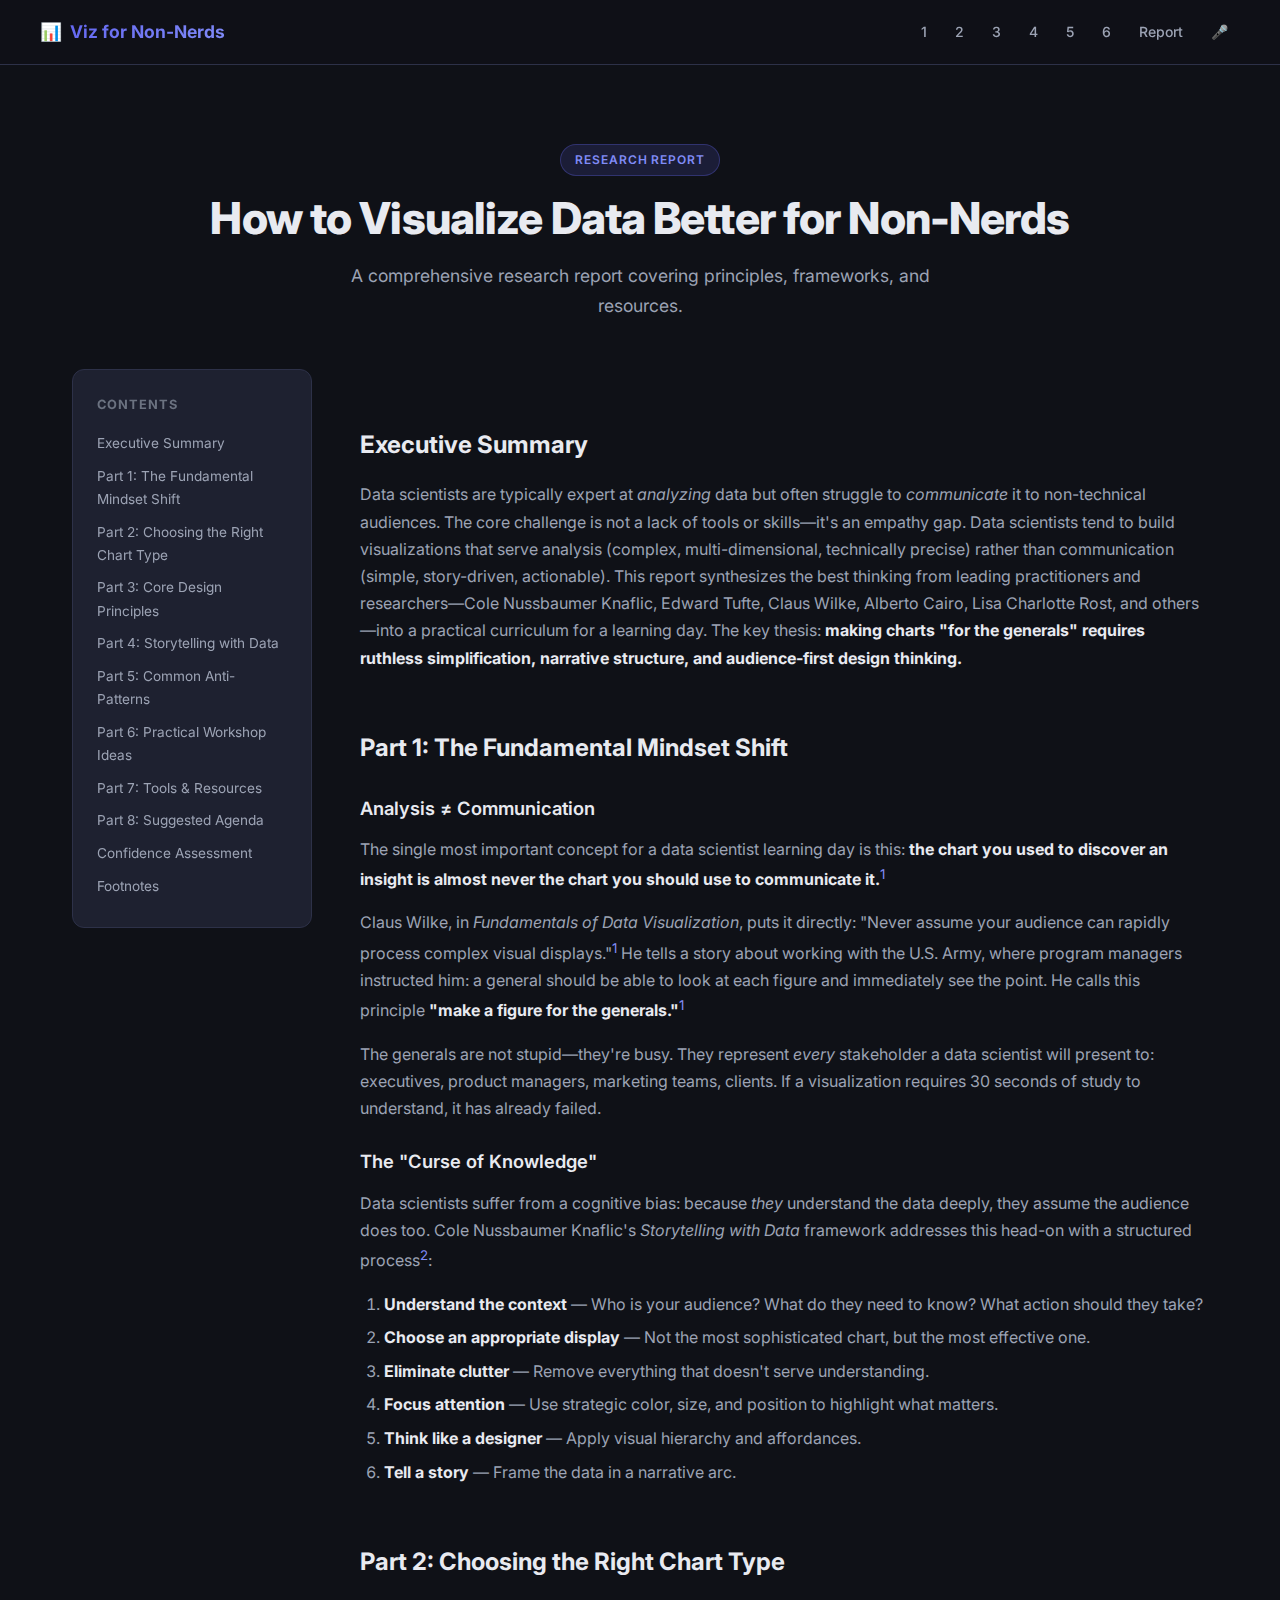
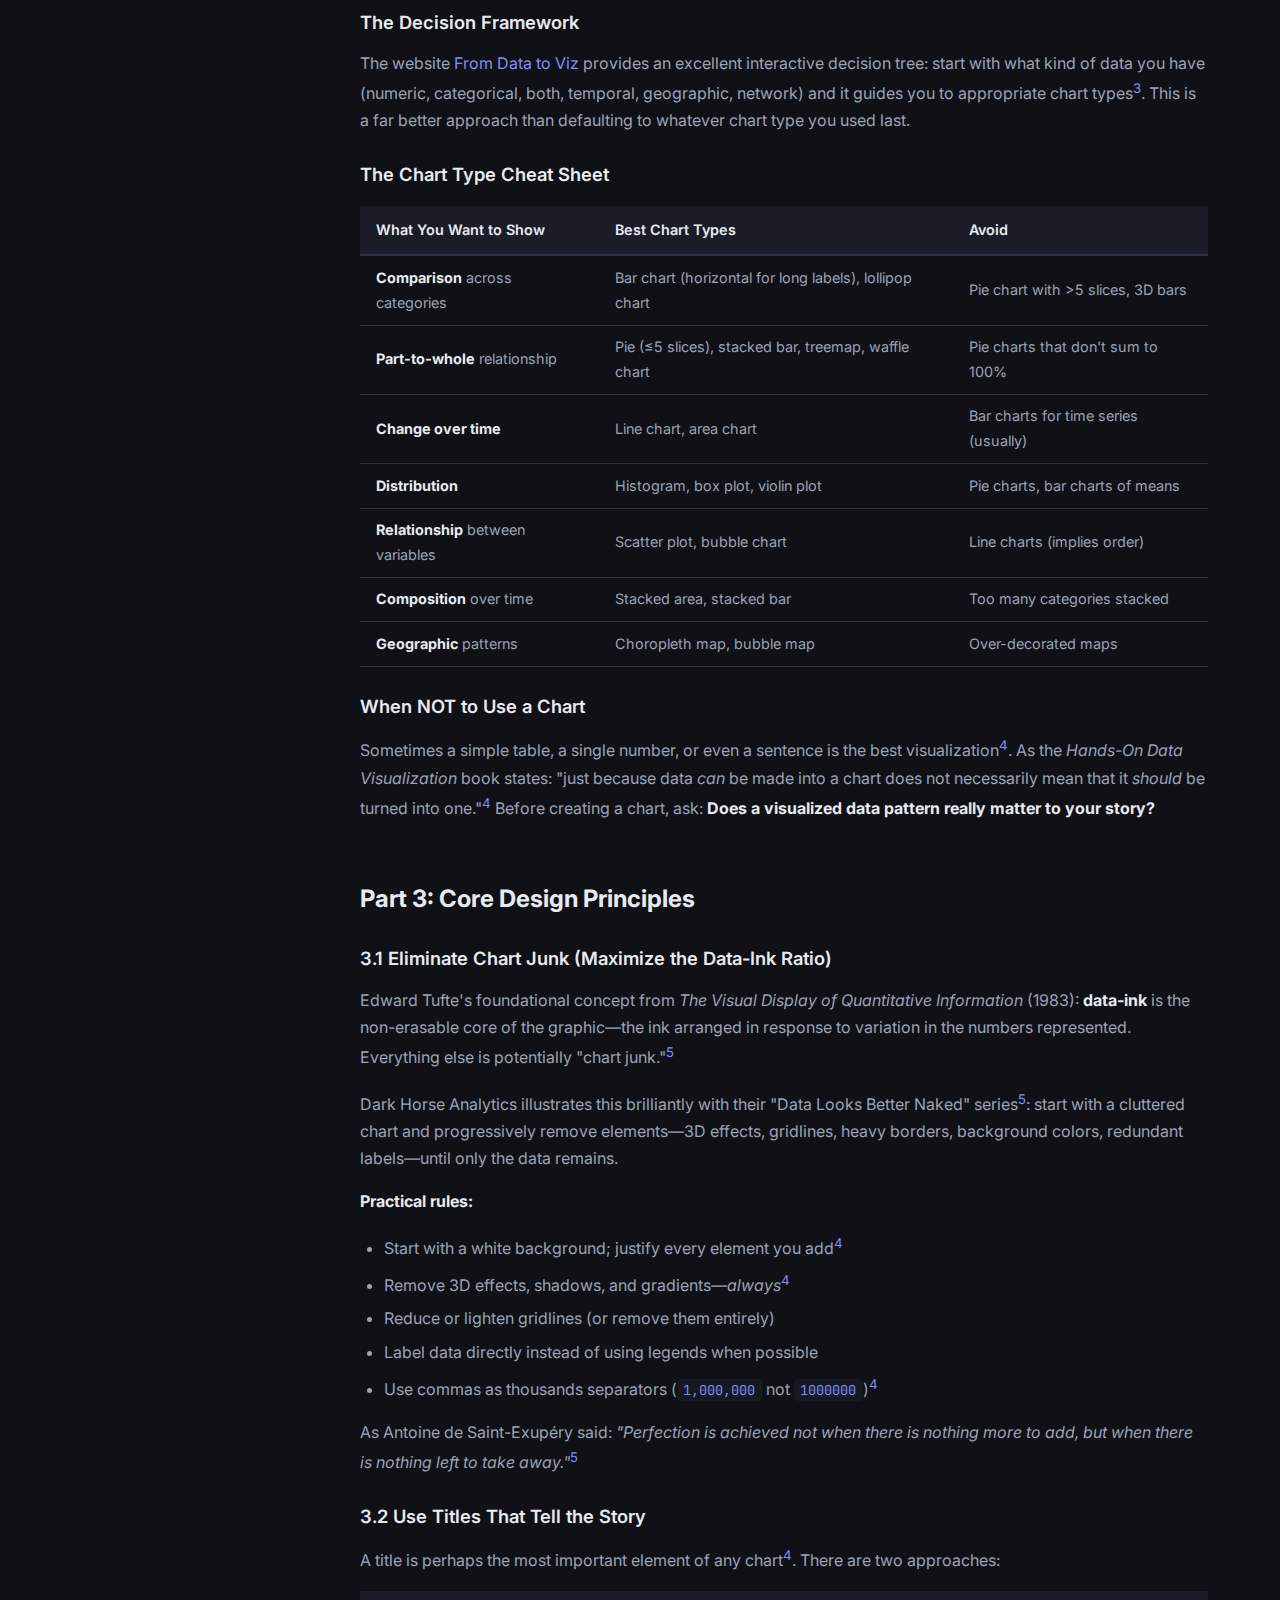
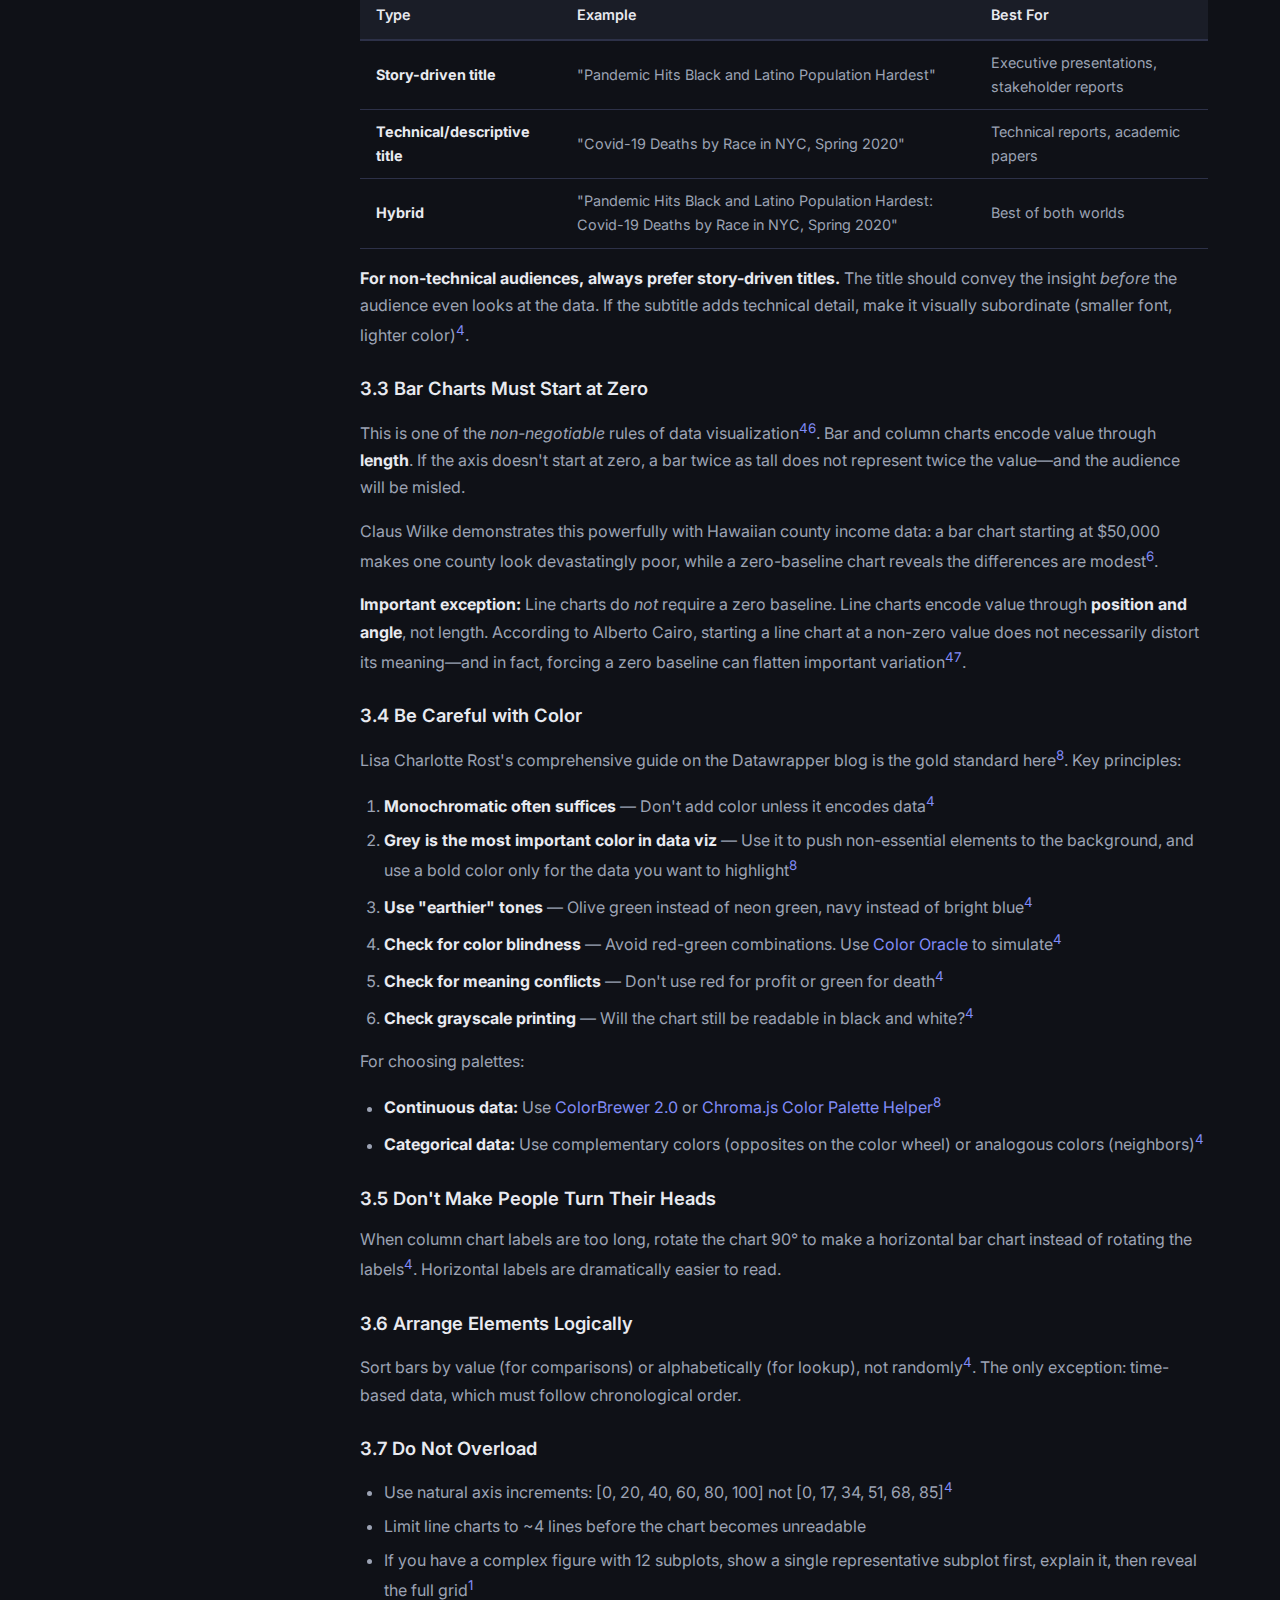
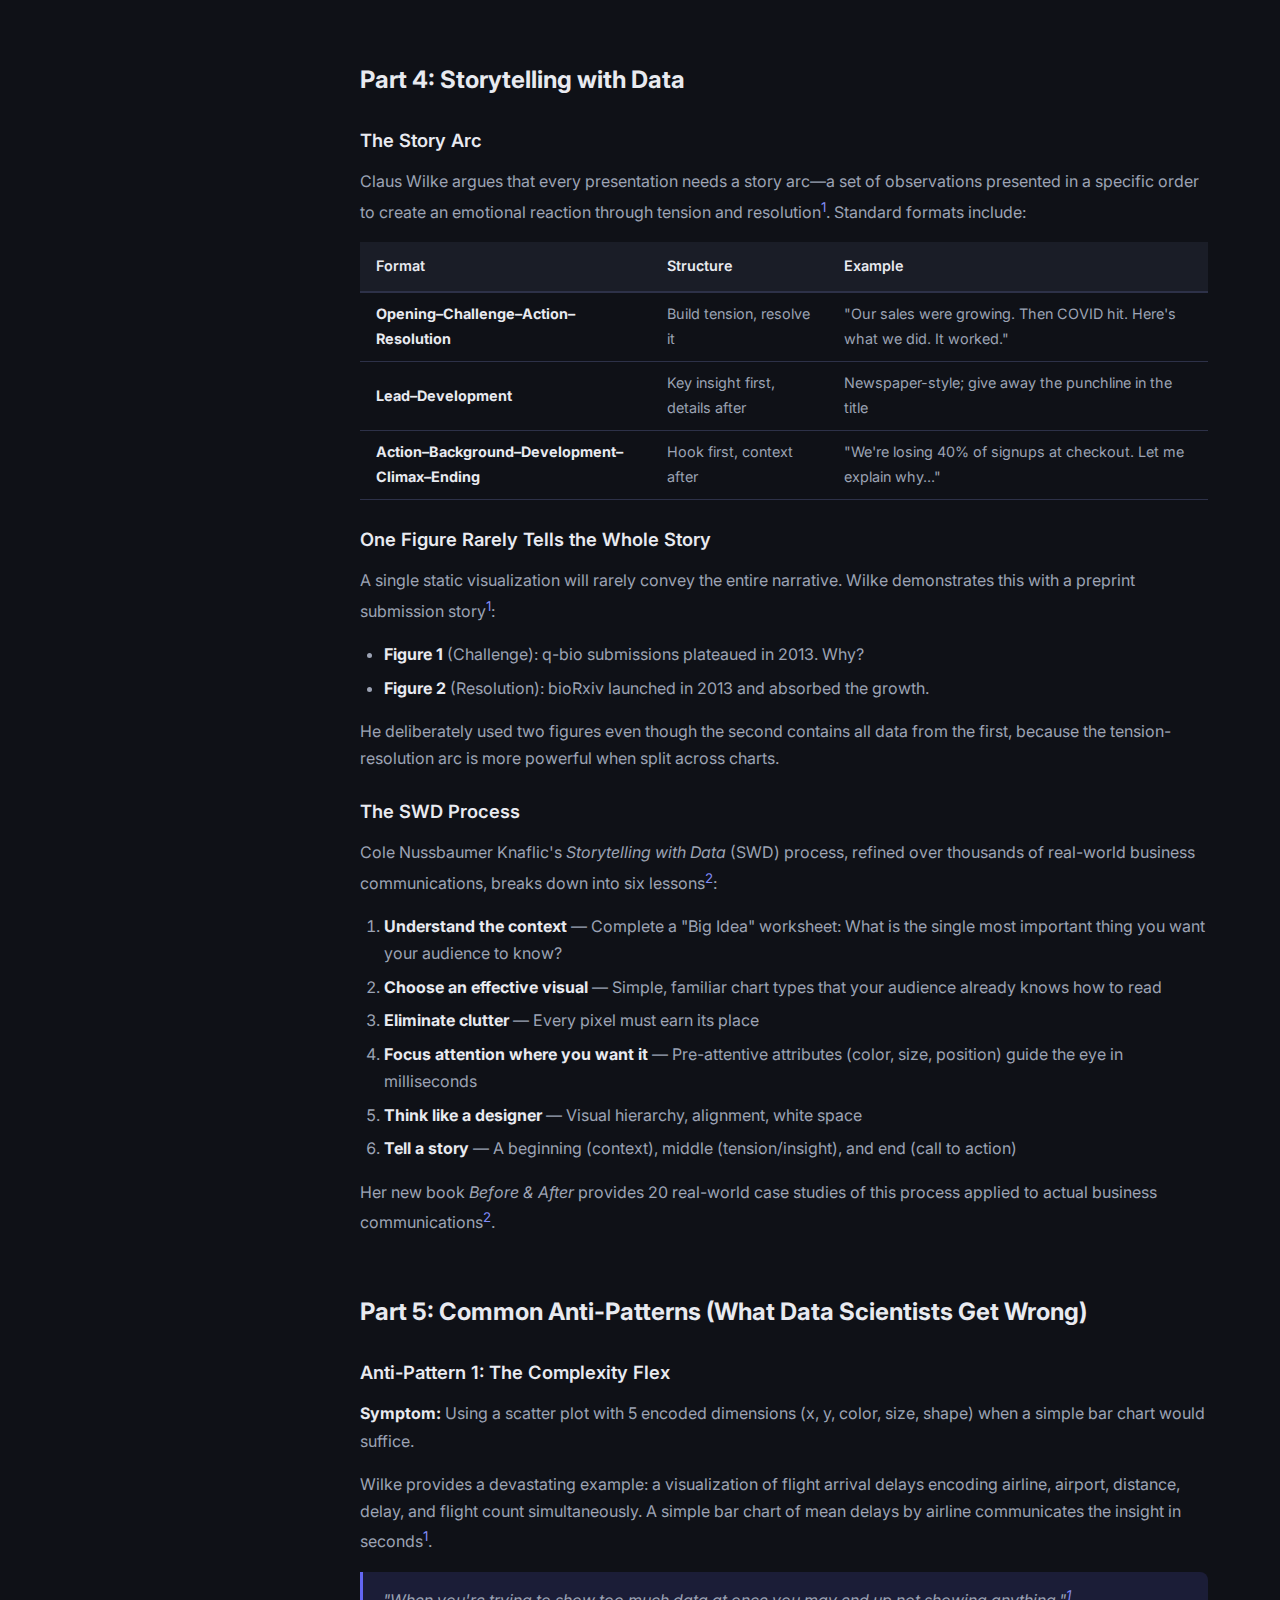
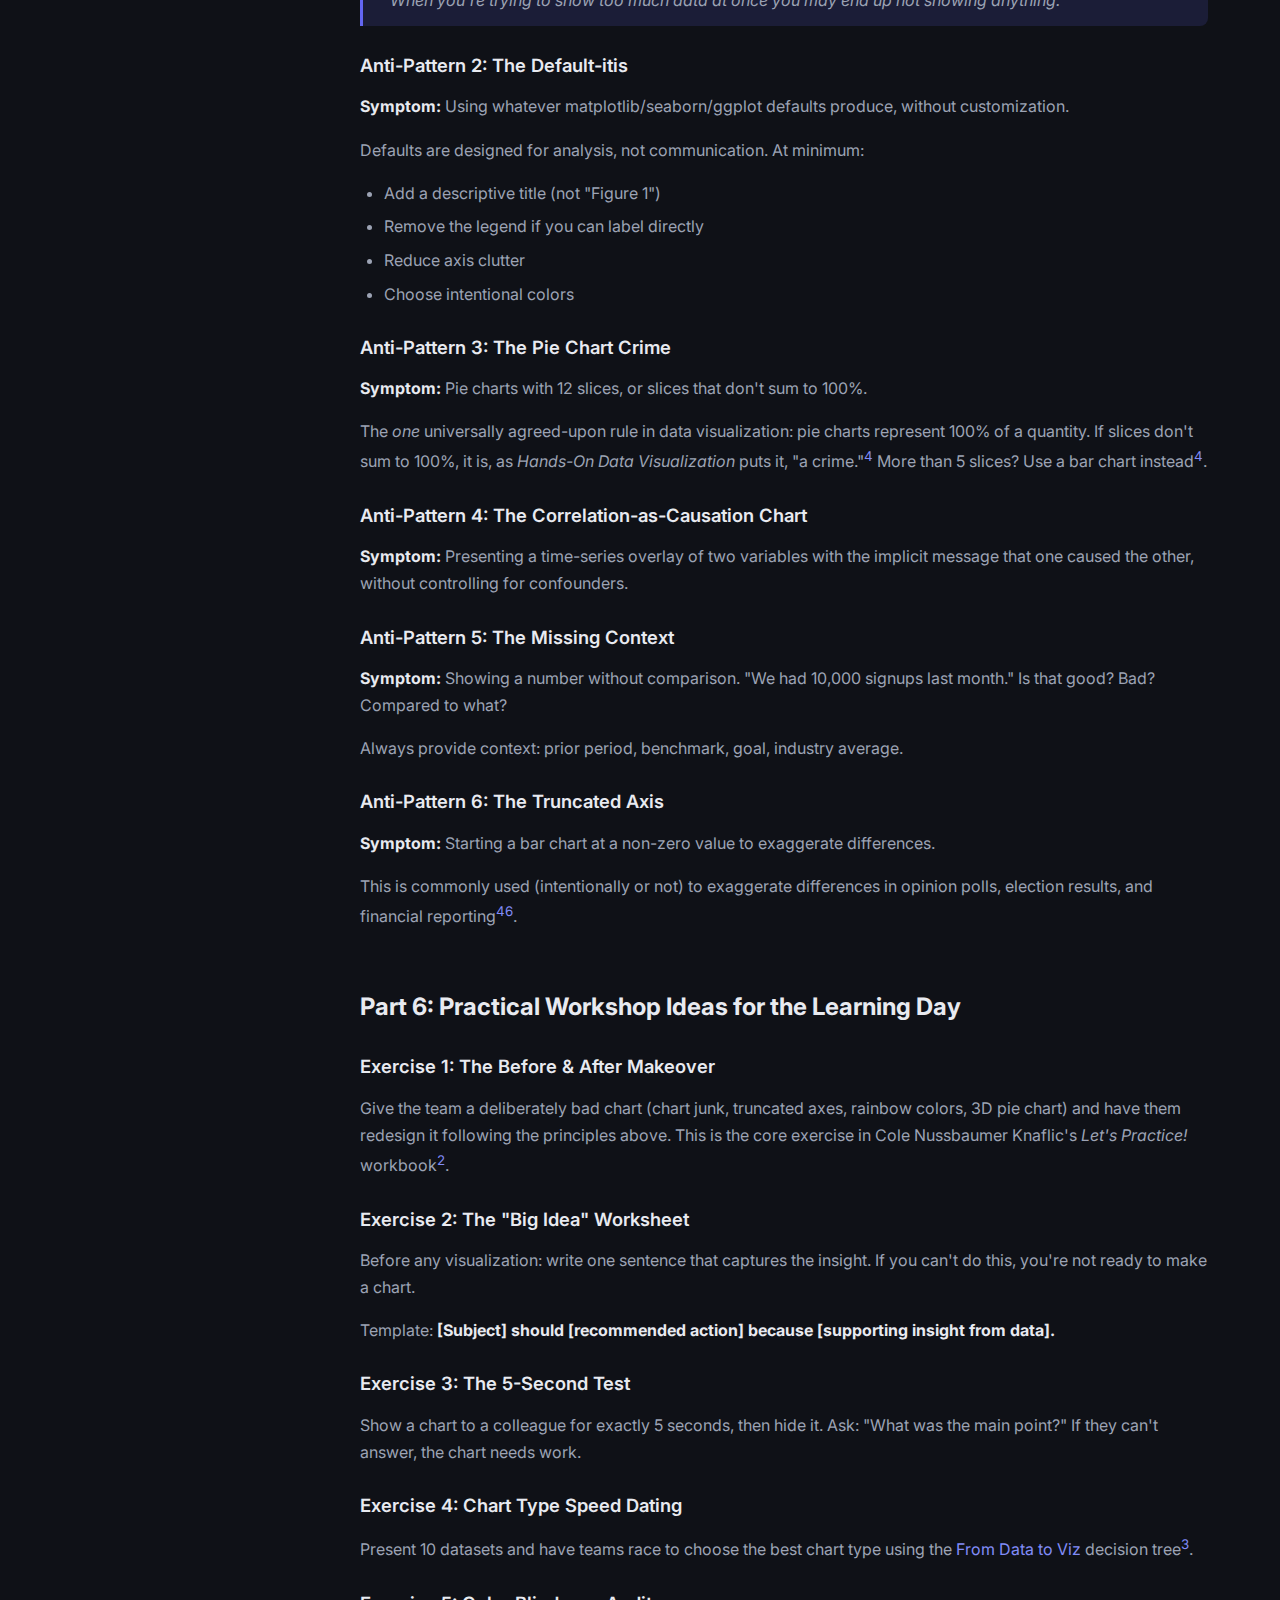
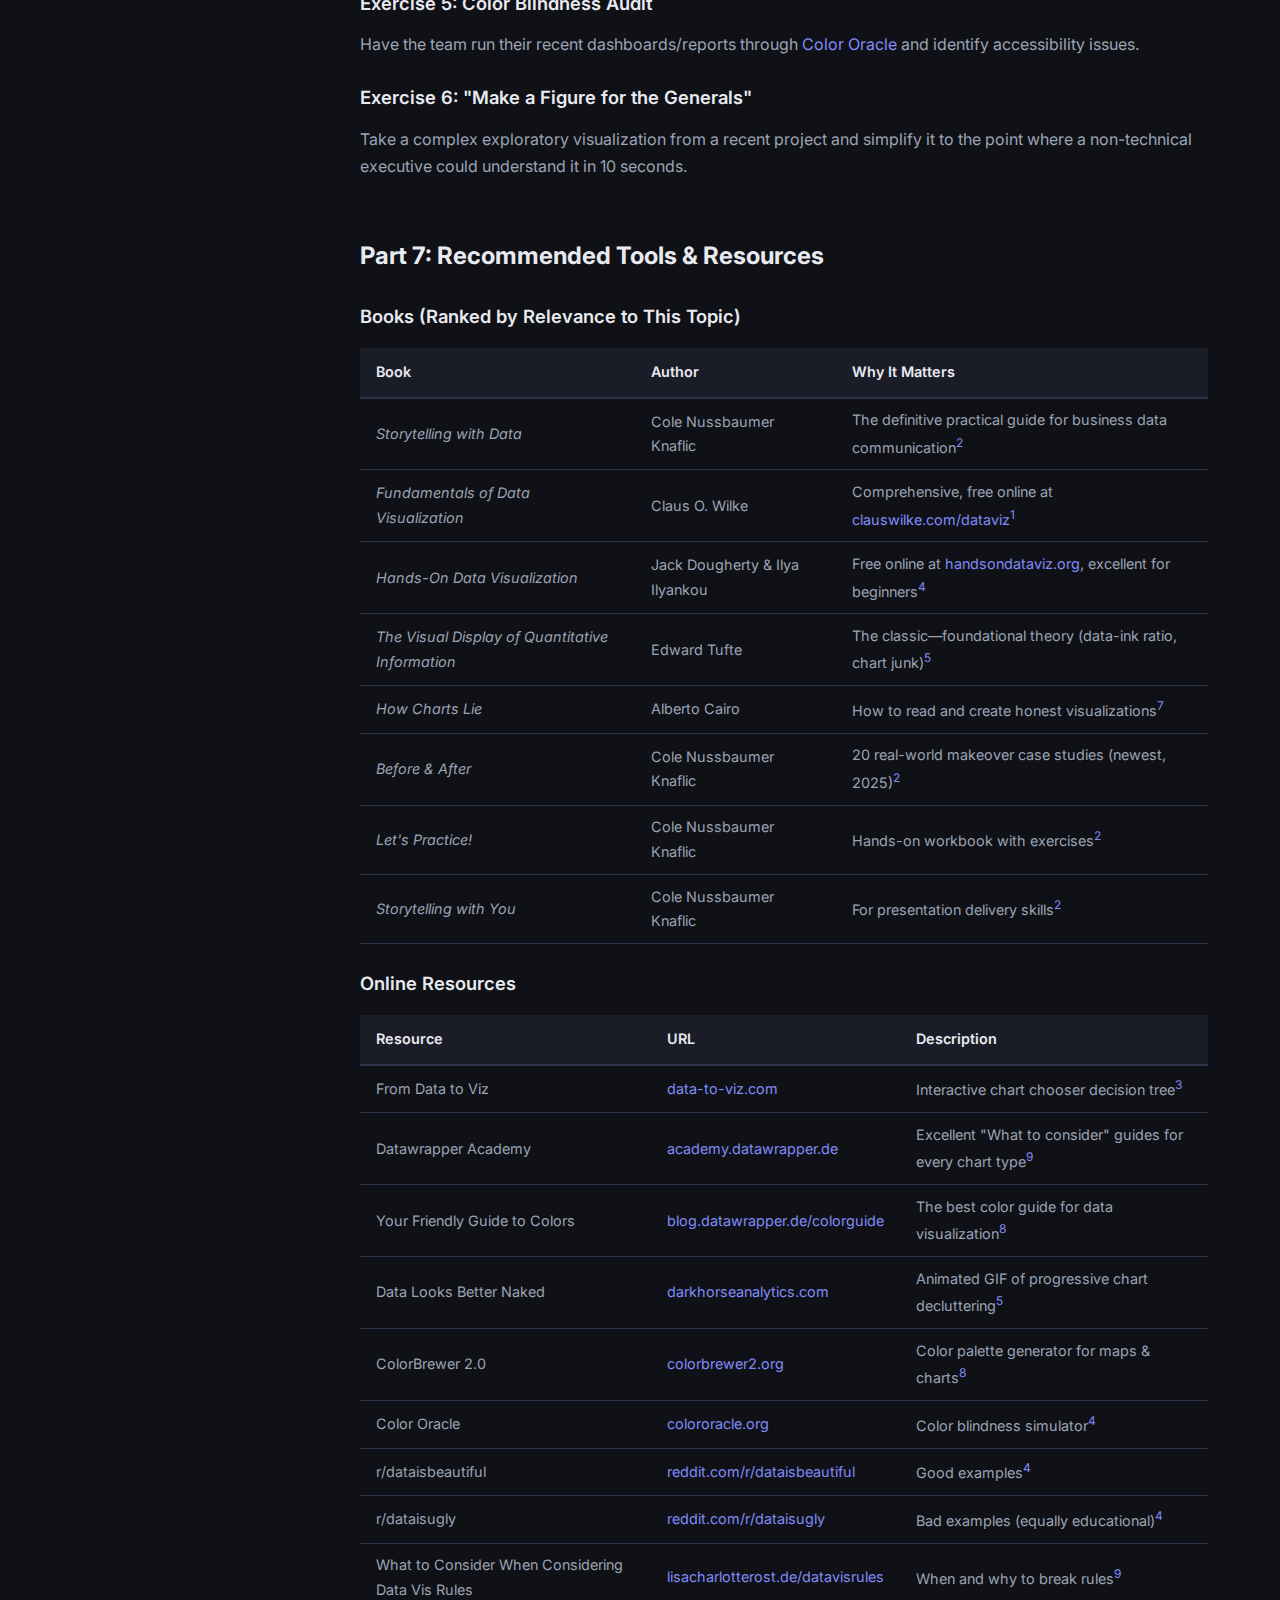
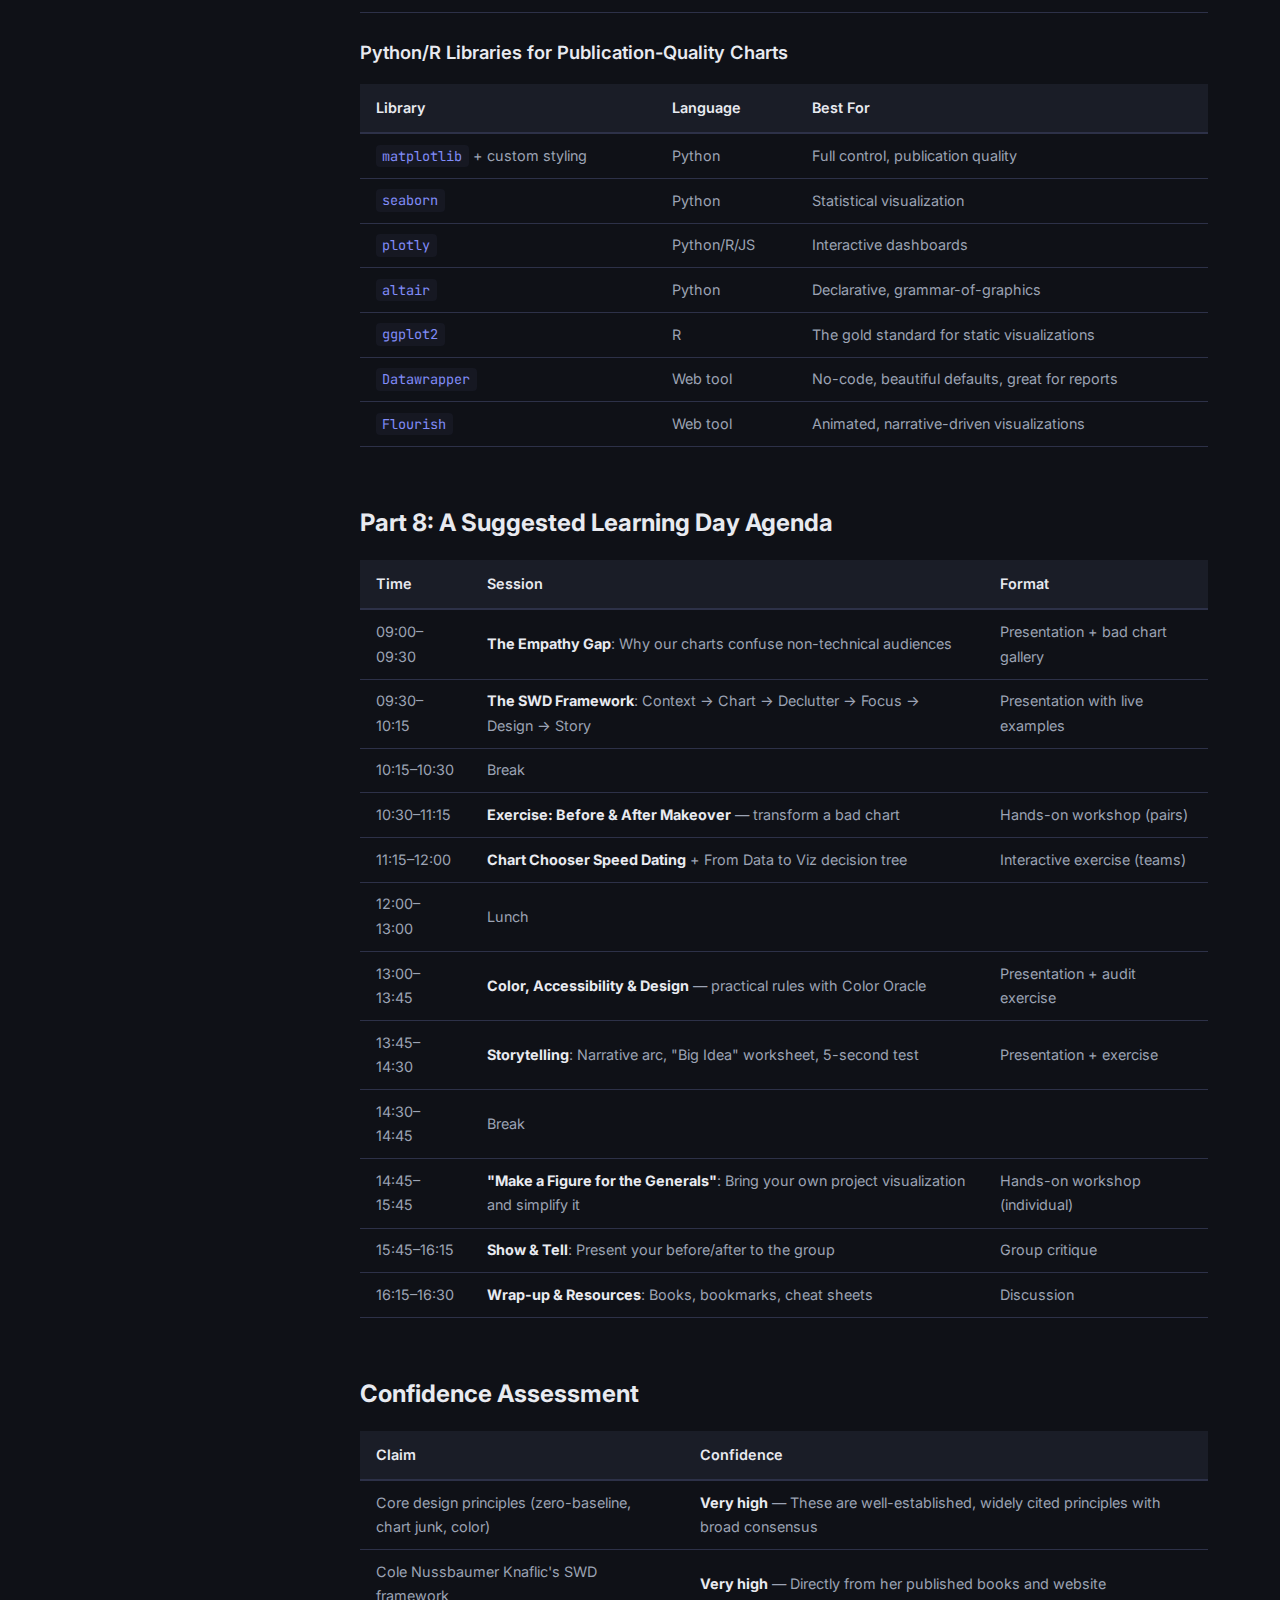
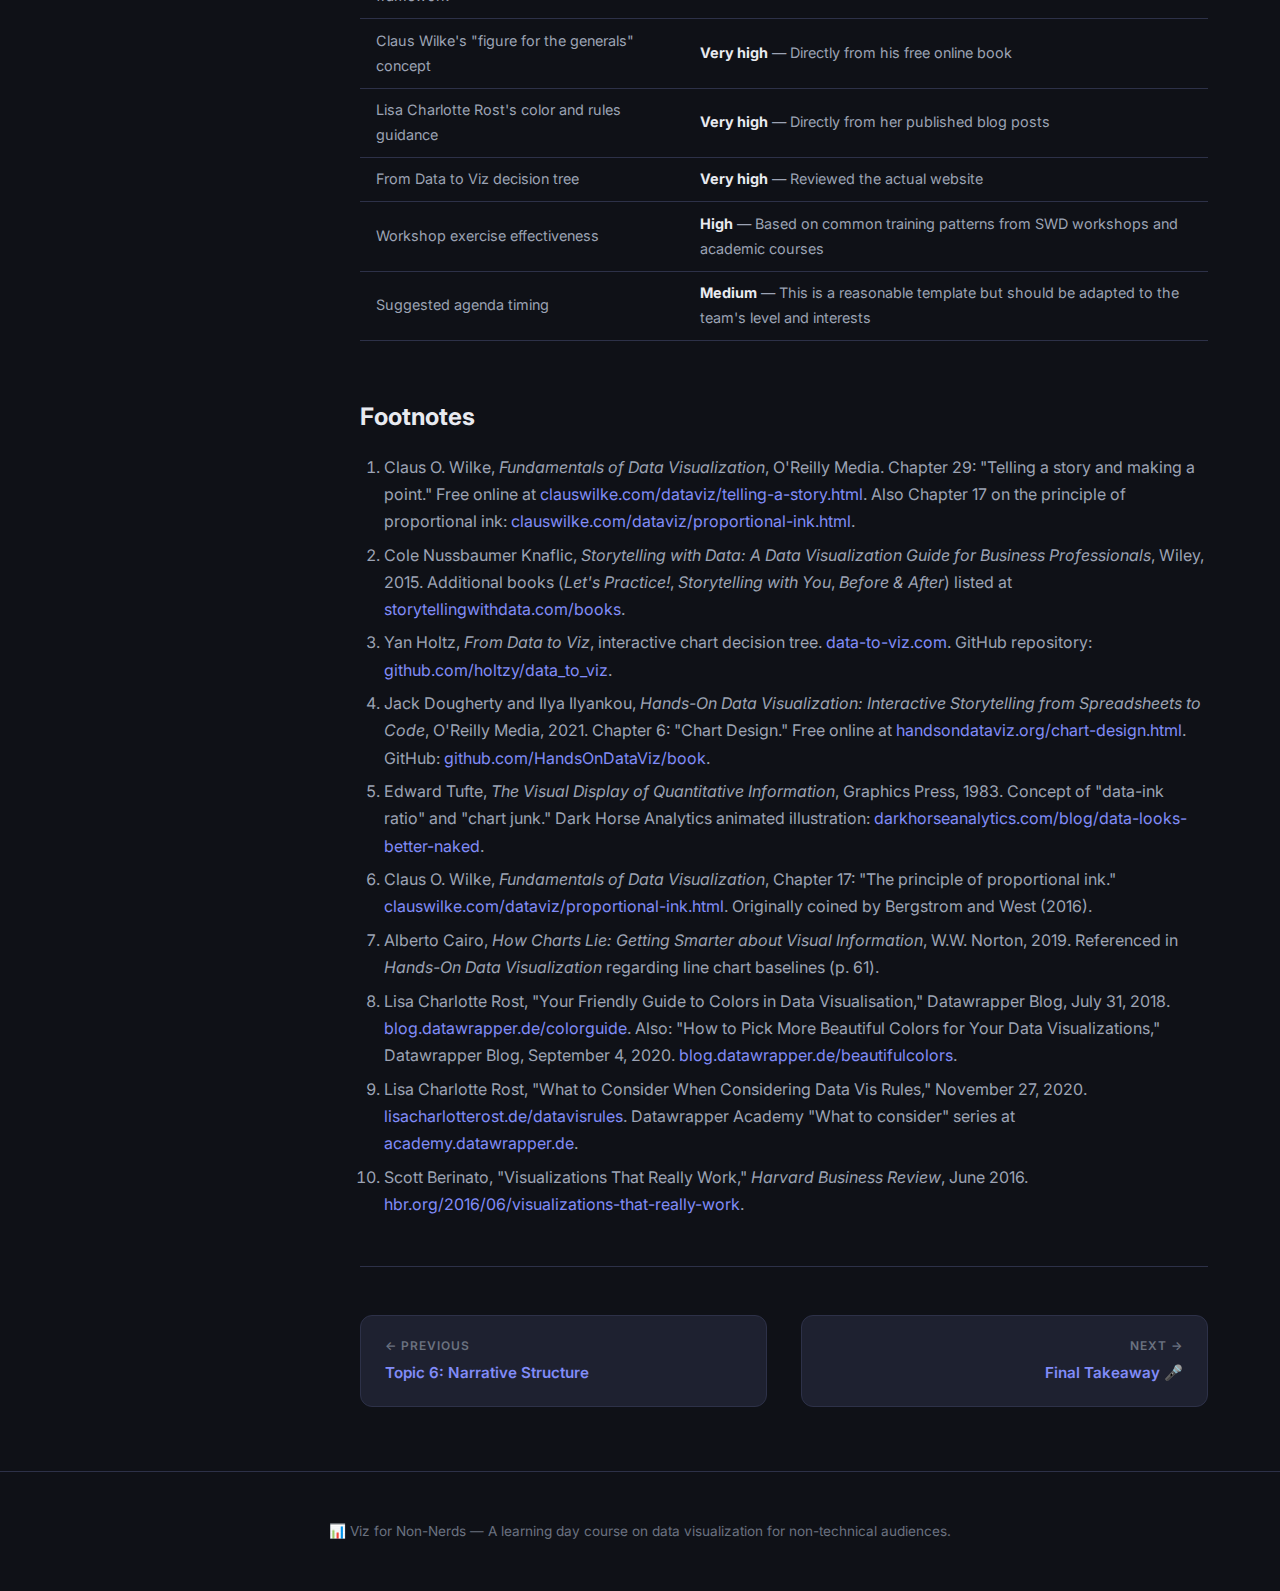
<file: report.html>
<!DOCTYPE html>
<html lang="en">
<head>
  <meta charset="UTF-8">
  <meta name="viewport" content="width=device-width, initial-scale=1.0">
  <title>Research Report — Viz for Non-Nerds</title>
  <link rel="preconnect" href="https://fonts.googleapis.com">
  <link href="https://fonts.googleapis.com/css2?family=Inter:wght@400;500;600;700;800&family=JetBrains+Mono&display=swap" rel="stylesheet">
  <link rel="stylesheet" href="css/style.css">
</head>
<body>

  <!-- Navigation -->
  <nav class="nav">
    <div class="nav-inner">
      <a href="index.html" class="nav-logo">📊 <span>Viz for Non-Nerds</span></a>
      <button class="nav-toggle">☰</button>
      <ul class="nav-links">
        <li><a href="topic1.html">1</a></li>
        <li><a href="topic2.html">2</a></li>
        <li><a href="topic3.html">3</a></li>
        <li><a href="topic4.html">4</a></li>
        <li><a href="topic5.html">5</a></li>
        <li><a href="topic6.html">6</a></li>
        <li><a href="report.html">Report</a></li>
        <li><a href="takeaway.html">🎤</a></li>
      </ul>
    </div>
  </nav>

  <div class="page">
    <div class="container">

      <!-- Section Header -->
      <div class="section-header">
        <span class="topic-label">Research Report</span>
        <h1>How to Visualize Data Better for Non-Nerds</h1>
        <p class="lead">A comprehensive research report covering principles, frameworks, and resources.</p>
      </div>

      <!-- Report Layout: 2-column -->
      <div class="report-layout">

        <!-- Sidebar TOC -->
        <nav class="report-toc">
          <h4>Contents</h4>
          <a href="#executive-summary">Executive Summary</a>
          <a href="#part-1">Part 1: The Fundamental Mindset Shift</a>
          <a href="#part-2">Part 2: Choosing the Right Chart Type</a>
          <a href="#part-3">Part 3: Core Design Principles</a>
          <a href="#part-4">Part 4: Storytelling with Data</a>
          <a href="#part-5">Part 5: Common Anti-Patterns</a>
          <a href="#part-6">Part 6: Practical Workshop Ideas</a>
          <a href="#part-7">Part 7: Tools &amp; Resources</a>
          <a href="#part-8">Part 8: Suggested Agenda</a>
          <a href="#confidence-assessment">Confidence Assessment</a>
          <a href="#footnotes">Footnotes</a>
        </nav>

        <!-- Report Content -->
        <div class="report-content">

          <!-- Executive Summary -->
          <h2 id="executive-summary">Executive Summary</h2>
          <p>Data scientists are typically expert at <em>analyzing</em> data but often struggle to <em>communicate</em> it to non-technical audiences. The core challenge is not a lack of tools or skills—it's an empathy gap. Data scientists tend to build visualizations that serve analysis (complex, multi-dimensional, technically precise) rather than communication (simple, story-driven, actionable). This report synthesizes the best thinking from leading practitioners and researchers—Cole Nussbaumer Knaflic, Edward Tufte, Claus Wilke, Alberto Cairo, Lisa Charlotte Rost, and others—into a practical curriculum for a learning day. The key thesis: <strong>making charts "for the generals" requires ruthless simplification, narrative structure, and audience-first design thinking.</strong></p>

          <!-- Part 1 -->
          <h2 id="part-1">Part 1: The Fundamental Mindset Shift</h2>

          <h3>Analysis ≠ Communication</h3>
          <p>The single most important concept for a data scientist learning day is this: <strong>the chart you used to discover an insight is almost never the chart you should use to communicate it.</strong><sup><a href="#fn1">1</a></sup></p>
          <p>Claus Wilke, in <em>Fundamentals of Data Visualization</em>, puts it directly: "Never assume your audience can rapidly process complex visual displays."<sup><a href="#fn1">1</a></sup> He tells a story about working with the U.S. Army, where program managers instructed him: a general should be able to look at each figure and immediately see the point. He calls this principle <strong>"make a figure for the generals."</strong><sup><a href="#fn1">1</a></sup></p>
          <p>The generals are not stupid—they're busy. They represent <em>every</em> stakeholder a data scientist will present to: executives, product managers, marketing teams, clients. If a visualization requires 30 seconds of study to understand, it has already failed.</p>

          <h3>The "Curse of Knowledge"</h3>
          <p>Data scientists suffer from a cognitive bias: because <em>they</em> understand the data deeply, they assume the audience does too. Cole Nussbaumer Knaflic's <em>Storytelling with Data</em> framework addresses this head-on with a structured process<sup><a href="#fn2">2</a></sup>:</p>
          <ol>
            <li><strong>Understand the context</strong> — Who is your audience? What do they need to know? What action should they take?</li>
            <li><strong>Choose an appropriate display</strong> — Not the most sophisticated chart, but the most effective one.</li>
            <li><strong>Eliminate clutter</strong> — Remove everything that doesn't serve understanding.</li>
            <li><strong>Focus attention</strong> — Use strategic color, size, and position to highlight what matters.</li>
            <li><strong>Think like a designer</strong> — Apply visual hierarchy and affordances.</li>
            <li><strong>Tell a story</strong> — Frame the data in a narrative arc.</li>
          </ol>

          <!-- Part 2 -->
          <h2 id="part-2">Part 2: Choosing the Right Chart Type</h2>

          <h3>The Decision Framework</h3>
          <p>The website <a href="https://www.data-to-viz.com/" target="_blank">From Data to Viz</a> provides an excellent interactive decision tree: start with what kind of data you have (numeric, categorical, both, temporal, geographic, network) and it guides you to appropriate chart types<sup><a href="#fn3">3</a></sup>. This is a far better approach than defaulting to whatever chart type you used last.</p>

          <h3>The Chart Type Cheat Sheet</h3>
          <table>
            <thead>
              <tr>
                <th>What You Want to Show</th>
                <th>Best Chart Types</th>
                <th>Avoid</th>
              </tr>
            </thead>
            <tbody>
              <tr>
                <td><strong>Comparison</strong> across categories</td>
                <td>Bar chart (horizontal for long labels), lollipop chart</td>
                <td>Pie chart with &gt;5 slices, 3D bars</td>
              </tr>
              <tr>
                <td><strong>Part-to-whole</strong> relationship</td>
                <td>Pie (≤5 slices), stacked bar, treemap, waffle chart</td>
                <td>Pie charts that don't sum to 100%</td>
              </tr>
              <tr>
                <td><strong>Change over time</strong></td>
                <td>Line chart, area chart</td>
                <td>Bar charts for time series (usually)</td>
              </tr>
              <tr>
                <td><strong>Distribution</strong></td>
                <td>Histogram, box plot, violin plot</td>
                <td>Pie charts, bar charts of means</td>
              </tr>
              <tr>
                <td><strong>Relationship</strong> between variables</td>
                <td>Scatter plot, bubble chart</td>
                <td>Line charts (implies order)</td>
              </tr>
              <tr>
                <td><strong>Composition</strong> over time</td>
                <td>Stacked area, stacked bar</td>
                <td>Too many categories stacked</td>
              </tr>
              <tr>
                <td><strong>Geographic</strong> patterns</td>
                <td>Choropleth map, bubble map</td>
                <td>Over-decorated maps</td>
              </tr>
            </tbody>
          </table>

          <h3>When NOT to Use a Chart</h3>
          <p>Sometimes a simple table, a single number, or even a sentence is the best visualization<sup><a href="#fn4">4</a></sup>. As the <em>Hands-On Data Visualization</em> book states: "just because data <em>can</em> be made into a chart does not necessarily mean that it <em>should</em> be turned into one."<sup><a href="#fn4">4</a></sup> Before creating a chart, ask: <strong>Does a visualized data pattern really matter to your story?</strong></p>

          <!-- Part 3 -->
          <h2 id="part-3">Part 3: Core Design Principles</h2>

          <h3>3.1 Eliminate Chart Junk (Maximize the Data-Ink Ratio)</h3>
          <p>Edward Tufte's foundational concept from <em>The Visual Display of Quantitative Information</em> (1983): <strong>data-ink</strong> is the non-erasable core of the graphic—the ink arranged in response to variation in the numbers represented. Everything else is potentially "chart junk."<sup><a href="#fn5">5</a></sup></p>
          <p>Dark Horse Analytics illustrates this brilliantly with their "Data Looks Better Naked" series<sup><a href="#fn5">5</a></sup>: start with a cluttered chart and progressively remove elements—3D effects, gridlines, heavy borders, background colors, redundant labels—until only the data remains.</p>
          <p><strong>Practical rules:</strong></p>
          <ul>
            <li>Start with a white background; justify every element you add<sup><a href="#fn4">4</a></sup></li>
            <li>Remove 3D effects, shadows, and gradients—<em>always</em><sup><a href="#fn4">4</a></sup></li>
            <li>Reduce or lighten gridlines (or remove them entirely)</li>
            <li>Label data directly instead of using legends when possible</li>
            <li>Use commas as thousands separators (<code>1,000,000</code> not <code>1000000</code>)<sup><a href="#fn4">4</a></sup></li>
          </ul>
          <p>As Antoine de Saint-Exupéry said: <em>"Perfection is achieved not when there is nothing more to add, but when there is nothing left to take away."</em><sup><a href="#fn5">5</a></sup></p>

          <h3>3.2 Use Titles That Tell the Story</h3>
          <p>A title is perhaps the most important element of any chart<sup><a href="#fn4">4</a></sup>. There are two approaches:</p>
          <table>
            <thead>
              <tr>
                <th>Type</th>
                <th>Example</th>
                <th>Best For</th>
              </tr>
            </thead>
            <tbody>
              <tr>
                <td><strong>Story-driven title</strong></td>
                <td>"Pandemic Hits Black and Latino Population Hardest"</td>
                <td>Executive presentations, stakeholder reports</td>
              </tr>
              <tr>
                <td><strong>Technical/descriptive title</strong></td>
                <td>"Covid-19 Deaths by Race in NYC, Spring 2020"</td>
                <td>Technical reports, academic papers</td>
              </tr>
              <tr>
                <td><strong>Hybrid</strong></td>
                <td>"Pandemic Hits Black and Latino Population Hardest: Covid-19 Deaths by Race in NYC, Spring 2020"</td>
                <td>Best of both worlds</td>
              </tr>
            </tbody>
          </table>
          <p><strong>For non-technical audiences, always prefer story-driven titles.</strong> The title should convey the insight <em>before</em> the audience even looks at the data. If the subtitle adds technical detail, make it visually subordinate (smaller font, lighter color)<sup><a href="#fn4">4</a></sup>.</p>

          <h3>3.3 Bar Charts Must Start at Zero</h3>
          <p>This is one of the <em>non-negotiable</em> rules of data visualization<sup><a href="#fn4">4</a></sup><sup><a href="#fn6">6</a></sup>. Bar and column charts encode value through <strong>length</strong>. If the axis doesn't start at zero, a bar twice as tall does not represent twice the value—and the audience will be misled.</p>
          <p>Claus Wilke demonstrates this powerfully with Hawaiian county income data: a bar chart starting at $50,000 makes one county look devastatingly poor, while a zero-baseline chart reveals the differences are modest<sup><a href="#fn6">6</a></sup>.</p>
          <p><strong>Important exception:</strong> Line charts do <em>not</em> require a zero baseline. Line charts encode value through <strong>position and angle</strong>, not length. According to Alberto Cairo, starting a line chart at a non-zero value does not necessarily distort its meaning—and in fact, forcing a zero baseline can flatten important variation<sup><a href="#fn4">4</a></sup><sup><a href="#fn7">7</a></sup>.</p>

          <h3>3.4 Be Careful with Color</h3>
          <p>Lisa Charlotte Rost's comprehensive guide on the Datawrapper blog is the gold standard here<sup><a href="#fn8">8</a></sup>. Key principles:</p>
          <ol>
            <li><strong>Monochromatic often suffices</strong> — Don't add color unless it encodes data<sup><a href="#fn4">4</a></sup></li>
            <li><strong>Grey is the most important color in data viz</strong> — Use it to push non-essential elements to the background, and use a bold color only for the data you want to highlight<sup><a href="#fn8">8</a></sup></li>
            <li><strong>Use "earthier" tones</strong> — Olive green instead of neon green, navy instead of bright blue<sup><a href="#fn4">4</a></sup></li>
            <li><strong>Check for color blindness</strong> — Avoid red-green combinations. Use <a href="https://www.colororacle.org/" target="_blank">Color Oracle</a> to simulate<sup><a href="#fn4">4</a></sup></li>
            <li><strong>Check for meaning conflicts</strong> — Don't use red for profit or green for death<sup><a href="#fn4">4</a></sup></li>
            <li><strong>Check grayscale printing</strong> — Will the chart still be readable in black and white?<sup><a href="#fn4">4</a></sup></li>
          </ol>
          <p>For choosing palettes:</p>
          <ul>
            <li><strong>Continuous data:</strong> Use <a href="http://colorbrewer2.org/" target="_blank">ColorBrewer 2.0</a> or <a href="https://vis4.net/palettes/" target="_blank">Chroma.js Color Palette Helper</a><sup><a href="#fn8">8</a></sup></li>
            <li><strong>Categorical data:</strong> Use complementary colors (opposites on the color wheel) or analogous colors (neighbors)<sup><a href="#fn4">4</a></sup></li>
          </ul>

          <h3>3.5 Don't Make People Turn Their Heads</h3>
          <p>When column chart labels are too long, rotate the chart 90° to make a horizontal bar chart instead of rotating the labels<sup><a href="#fn4">4</a></sup>. Horizontal labels are dramatically easier to read.</p>

          <h3>3.6 Arrange Elements Logically</h3>
          <p>Sort bars by value (for comparisons) or alphabetically (for lookup), not randomly<sup><a href="#fn4">4</a></sup>. The only exception: time-based data, which must follow chronological order.</p>

          <h3>3.7 Do Not Overload</h3>
          <ul>
            <li>Use natural axis increments: [0, 20, 40, 60, 80, 100] not [0, 17, 34, 51, 68, 85]<sup><a href="#fn4">4</a></sup></li>
            <li>Limit line charts to ~4 lines before the chart becomes unreadable</li>
            <li>If you have a complex figure with 12 subplots, show a single representative subplot first, explain it, then reveal the full grid<sup><a href="#fn1">1</a></sup></li>
          </ul>

          <!-- Part 4 -->
          <h2 id="part-4">Part 4: Storytelling with Data</h2>

          <h3>The Story Arc</h3>
          <p>Claus Wilke argues that every presentation needs a story arc—a set of observations presented in a specific order to create an emotional reaction through tension and resolution<sup><a href="#fn1">1</a></sup>. Standard formats include:</p>
          <table>
            <thead>
              <tr>
                <th>Format</th>
                <th>Structure</th>
                <th>Example</th>
              </tr>
            </thead>
            <tbody>
              <tr>
                <td><strong>Opening–Challenge–Action–Resolution</strong></td>
                <td>Build tension, resolve it</td>
                <td>"Our sales were growing. Then COVID hit. Here's what we did. It worked."</td>
              </tr>
              <tr>
                <td><strong>Lead–Development</strong></td>
                <td>Key insight first, details after</td>
                <td>Newspaper-style; give away the punchline in the title</td>
              </tr>
              <tr>
                <td><strong>Action–Background–Development–Climax–Ending</strong></td>
                <td>Hook first, context after</td>
                <td>"We're losing 40% of signups at checkout. Let me explain why..."</td>
              </tr>
            </tbody>
          </table>

          <h3>One Figure Rarely Tells the Whole Story</h3>
          <p>A single static visualization will rarely convey the entire narrative. Wilke demonstrates this with a preprint submission story<sup><a href="#fn1">1</a></sup>:</p>
          <ul>
            <li><strong>Figure 1</strong> (Challenge): q-bio submissions plateaued in 2013. Why?</li>
            <li><strong>Figure 2</strong> (Resolution): bioRxiv launched in 2013 and absorbed the growth.</li>
          </ul>
          <p>He deliberately used two figures even though the second contains all data from the first, because the tension-resolution arc is more powerful when split across charts.</p>

          <h3>The SWD Process</h3>
          <p>Cole Nussbaumer Knaflic's <em>Storytelling with Data</em> (SWD) process, refined over thousands of real-world business communications, breaks down into six lessons<sup><a href="#fn2">2</a></sup>:</p>
          <ol>
            <li><strong>Understand the context</strong> — Complete a "Big Idea" worksheet: What is the single most important thing you want your audience to know?</li>
            <li><strong>Choose an effective visual</strong> — Simple, familiar chart types that your audience already knows how to read</li>
            <li><strong>Eliminate clutter</strong> — Every pixel must earn its place</li>
            <li><strong>Focus attention where you want it</strong> — Pre-attentive attributes (color, size, position) guide the eye in milliseconds</li>
            <li><strong>Think like a designer</strong> — Visual hierarchy, alignment, white space</li>
            <li><strong>Tell a story</strong> — A beginning (context), middle (tension/insight), and end (call to action)</li>
          </ol>
          <p>Her new book <em>Before &amp; After</em> provides 20 real-world case studies of this process applied to actual business communications<sup><a href="#fn2">2</a></sup>.</p>

          <!-- Part 5 -->
          <h2 id="part-5">Part 5: Common Anti-Patterns (What Data Scientists Get Wrong)</h2>

          <h3>Anti-Pattern 1: The Complexity Flex</h3>
          <p><strong>Symptom:</strong> Using a scatter plot with 5 encoded dimensions (x, y, color, size, shape) when a simple bar chart would suffice.</p>
          <p>Wilke provides a devastating example: a visualization of flight arrival delays encoding airline, airport, distance, delay, and flight count simultaneously. A simple bar chart of mean delays by airline communicates the insight in seconds<sup><a href="#fn1">1</a></sup>.</p>
          <blockquote>"When you're trying to show too much data at once you may end up not showing anything."<sup><a href="#fn1">1</a></sup></blockquote>

          <h3>Anti-Pattern 2: The Default-itis</h3>
          <p><strong>Symptom:</strong> Using whatever matplotlib/seaborn/ggplot defaults produce, without customization.</p>
          <p>Defaults are designed for analysis, not communication. At minimum:</p>
          <ul>
            <li>Add a descriptive title (not "Figure 1")</li>
            <li>Remove the legend if you can label directly</li>
            <li>Reduce axis clutter</li>
            <li>Choose intentional colors</li>
          </ul>

          <h3>Anti-Pattern 3: The Pie Chart Crime</h3>
          <p><strong>Symptom:</strong> Pie charts with 12 slices, or slices that don't sum to 100%.</p>
          <p>The <em>one</em> universally agreed-upon rule in data visualization: pie charts represent 100% of a quantity. If slices don't sum to 100%, it is, as <em>Hands-On Data Visualization</em> puts it, "a crime."<sup><a href="#fn4">4</a></sup> More than 5 slices? Use a bar chart instead<sup><a href="#fn4">4</a></sup>.</p>

          <h3>Anti-Pattern 4: The Correlation-as-Causation Chart</h3>
          <p><strong>Symptom:</strong> Presenting a time-series overlay of two variables with the implicit message that one caused the other, without controlling for confounders.</p>

          <h3>Anti-Pattern 5: The Missing Context</h3>
          <p><strong>Symptom:</strong> Showing a number without comparison. "We had 10,000 signups last month." Is that good? Bad? Compared to what?</p>
          <p>Always provide context: prior period, benchmark, goal, industry average.</p>

          <h3>Anti-Pattern 6: The Truncated Axis</h3>
          <p><strong>Symptom:</strong> Starting a bar chart at a non-zero value to exaggerate differences.</p>
          <p>This is commonly used (intentionally or not) to exaggerate differences in opinion polls, election results, and financial reporting<sup><a href="#fn4">4</a></sup><sup><a href="#fn6">6</a></sup>.</p>

          <!-- Part 6 -->
          <h2 id="part-6">Part 6: Practical Workshop Ideas for the Learning Day</h2>

          <h3>Exercise 1: The Before &amp; After Makeover</h3>
          <p>Give the team a deliberately bad chart (chart junk, truncated axes, rainbow colors, 3D pie chart) and have them redesign it following the principles above. This is the core exercise in Cole Nussbaumer Knaflic's <em>Let's Practice!</em> workbook<sup><a href="#fn2">2</a></sup>.</p>

          <h3>Exercise 2: The "Big Idea" Worksheet</h3>
          <p>Before any visualization: write one sentence that captures the insight. If you can't do this, you're not ready to make a chart.</p>
          <p>Template: <strong>[Subject] should [recommended action] because [supporting insight from data].</strong></p>

          <h3>Exercise 3: The 5-Second Test</h3>
          <p>Show a chart to a colleague for exactly 5 seconds, then hide it. Ask: "What was the main point?" If they can't answer, the chart needs work.</p>

          <h3>Exercise 4: Chart Type Speed Dating</h3>
          <p>Present 10 datasets and have teams race to choose the best chart type using the <a href="https://www.data-to-viz.com/" target="_blank">From Data to Viz</a> decision tree<sup><a href="#fn3">3</a></sup>.</p>

          <h3>Exercise 5: Color Blindness Audit</h3>
          <p>Have the team run their recent dashboards/reports through <a href="https://www.colororacle.org/" target="_blank">Color Oracle</a> and identify accessibility issues.</p>

          <h3>Exercise 6: "Make a Figure for the Generals"</h3>
          <p>Take a complex exploratory visualization from a recent project and simplify it to the point where a non-technical executive could understand it in 10 seconds.</p>

          <!-- Part 7 -->
          <h2 id="part-7">Part 7: Recommended Tools &amp; Resources</h2>

          <h3>Books (Ranked by Relevance to This Topic)</h3>
          <table>
            <thead>
              <tr>
                <th>Book</th>
                <th>Author</th>
                <th>Why It Matters</th>
              </tr>
            </thead>
            <tbody>
              <tr>
                <td><em>Storytelling with Data</em></td>
                <td>Cole Nussbaumer Knaflic</td>
                <td>The definitive practical guide for business data communication<sup><a href="#fn2">2</a></sup></td>
              </tr>
              <tr>
                <td><em>Fundamentals of Data Visualization</em></td>
                <td>Claus O. Wilke</td>
                <td>Comprehensive, free online at <a href="https://clauswilke.com/dataviz/" target="_blank">clauswilke.com/dataviz</a><sup><a href="#fn1">1</a></sup></td>
              </tr>
              <tr>
                <td><em>Hands-On Data Visualization</em></td>
                <td>Jack Dougherty &amp; Ilya Ilyankou</td>
                <td>Free online at <a href="https://handsondataviz.org" target="_blank">handsondataviz.org</a>, excellent for beginners<sup><a href="#fn4">4</a></sup></td>
              </tr>
              <tr>
                <td><em>The Visual Display of Quantitative Information</em></td>
                <td>Edward Tufte</td>
                <td>The classic—foundational theory (data-ink ratio, chart junk)<sup><a href="#fn5">5</a></sup></td>
              </tr>
              <tr>
                <td><em>How Charts Lie</em></td>
                <td>Alberto Cairo</td>
                <td>How to read and create honest visualizations<sup><a href="#fn7">7</a></sup></td>
              </tr>
              <tr>
                <td><em>Before &amp; After</em></td>
                <td>Cole Nussbaumer Knaflic</td>
                <td>20 real-world makeover case studies (newest, 2025)<sup><a href="#fn2">2</a></sup></td>
              </tr>
              <tr>
                <td><em>Let's Practice!</em></td>
                <td>Cole Nussbaumer Knaflic</td>
                <td>Hands-on workbook with exercises<sup><a href="#fn2">2</a></sup></td>
              </tr>
              <tr>
                <td><em>Storytelling with You</em></td>
                <td>Cole Nussbaumer Knaflic</td>
                <td>For presentation delivery skills<sup><a href="#fn2">2</a></sup></td>
              </tr>
            </tbody>
          </table>

          <h3>Online Resources</h3>
          <table>
            <thead>
              <tr>
                <th>Resource</th>
                <th>URL</th>
                <th>Description</th>
              </tr>
            </thead>
            <tbody>
              <tr>
                <td>From Data to Viz</td>
                <td><a href="https://www.data-to-viz.com/" target="_blank">data-to-viz.com</a></td>
                <td>Interactive chart chooser decision tree<sup><a href="#fn3">3</a></sup></td>
              </tr>
              <tr>
                <td>Datawrapper Academy</td>
                <td><a href="https://academy.datawrapper.de" target="_blank">academy.datawrapper.de</a></td>
                <td>Excellent "What to consider" guides for every chart type<sup><a href="#fn9">9</a></sup></td>
              </tr>
              <tr>
                <td>Your Friendly Guide to Colors</td>
                <td><a href="https://blog.datawrapper.de/colorguide/" target="_blank">blog.datawrapper.de/colorguide</a></td>
                <td>The best color guide for data visualization<sup><a href="#fn8">8</a></sup></td>
              </tr>
              <tr>
                <td>Data Looks Better Naked</td>
                <td><a href="https://www.darkhorseanalytics.com/blog/data-looks-better-naked" target="_blank">darkhorseanalytics.com</a></td>
                <td>Animated GIF of progressive chart decluttering<sup><a href="#fn5">5</a></sup></td>
              </tr>
              <tr>
                <td>ColorBrewer 2.0</td>
                <td><a href="http://colorbrewer2.org/" target="_blank">colorbrewer2.org</a></td>
                <td>Color palette generator for maps &amp; charts<sup><a href="#fn8">8</a></sup></td>
              </tr>
              <tr>
                <td>Color Oracle</td>
                <td><a href="https://www.colororacle.org/" target="_blank">colororacle.org</a></td>
                <td>Color blindness simulator<sup><a href="#fn4">4</a></sup></td>
              </tr>
              <tr>
                <td>r/dataisbeautiful</td>
                <td><a href="https://www.reddit.com/r/dataisbeautiful/" target="_blank">reddit.com/r/dataisbeautiful</a></td>
                <td>Good examples<sup><a href="#fn4">4</a></sup></td>
              </tr>
              <tr>
                <td>r/dataisugly</td>
                <td><a href="https://www.reddit.com/r/dataisugly/" target="_blank">reddit.com/r/dataisugly</a></td>
                <td>Bad examples (equally educational)<sup><a href="#fn4">4</a></sup></td>
              </tr>
              <tr>
                <td>What to Consider When Considering Data Vis Rules</td>
                <td><a href="https://lisacharlotterost.de/datavisrules" target="_blank">lisacharlotterost.de/datavisrules</a></td>
                <td>When and why to break rules<sup><a href="#fn9">9</a></sup></td>
              </tr>
            </tbody>
          </table>

          <h3>Python/R Libraries for Publication-Quality Charts</h3>
          <table>
            <thead>
              <tr>
                <th>Library</th>
                <th>Language</th>
                <th>Best For</th>
              </tr>
            </thead>
            <tbody>
              <tr>
                <td><code>matplotlib</code> + custom styling</td>
                <td>Python</td>
                <td>Full control, publication quality</td>
              </tr>
              <tr>
                <td><code>seaborn</code></td>
                <td>Python</td>
                <td>Statistical visualization</td>
              </tr>
              <tr>
                <td><code>plotly</code></td>
                <td>Python/R/JS</td>
                <td>Interactive dashboards</td>
              </tr>
              <tr>
                <td><code>altair</code></td>
                <td>Python</td>
                <td>Declarative, grammar-of-graphics</td>
              </tr>
              <tr>
                <td><code>ggplot2</code></td>
                <td>R</td>
                <td>The gold standard for static visualizations</td>
              </tr>
              <tr>
                <td><code>Datawrapper</code></td>
                <td>Web tool</td>
                <td>No-code, beautiful defaults, great for reports</td>
              </tr>
              <tr>
                <td><code>Flourish</code></td>
                <td>Web tool</td>
                <td>Animated, narrative-driven visualizations</td>
              </tr>
            </tbody>
          </table>

          <!-- Part 8 -->
          <h2 id="part-8">Part 8: A Suggested Learning Day Agenda</h2>
          <table>
            <thead>
              <tr>
                <th>Time</th>
                <th>Session</th>
                <th>Format</th>
              </tr>
            </thead>
            <tbody>
              <tr>
                <td>09:00–09:30</td>
                <td><strong>The Empathy Gap</strong>: Why our charts confuse non-technical audiences</td>
                <td>Presentation + bad chart gallery</td>
              </tr>
              <tr>
                <td>09:30–10:15</td>
                <td><strong>The SWD Framework</strong>: Context → Chart → Declutter → Focus → Design → Story</td>
                <td>Presentation with live examples</td>
              </tr>
              <tr>
                <td>10:15–10:30</td>
                <td>Break</td>
                <td></td>
              </tr>
              <tr>
                <td>10:30–11:15</td>
                <td><strong>Exercise: Before &amp; After Makeover</strong> — transform a bad chart</td>
                <td>Hands-on workshop (pairs)</td>
              </tr>
              <tr>
                <td>11:15–12:00</td>
                <td><strong>Chart Chooser Speed Dating</strong> + From Data to Viz decision tree</td>
                <td>Interactive exercise (teams)</td>
              </tr>
              <tr>
                <td>12:00–13:00</td>
                <td>Lunch</td>
                <td></td>
              </tr>
              <tr>
                <td>13:00–13:45</td>
                <td><strong>Color, Accessibility &amp; Design</strong> — practical rules with Color Oracle</td>
                <td>Presentation + audit exercise</td>
              </tr>
              <tr>
                <td>13:45–14:30</td>
                <td><strong>Storytelling</strong>: Narrative arc, "Big Idea" worksheet, 5-second test</td>
                <td>Presentation + exercise</td>
              </tr>
              <tr>
                <td>14:30–14:45</td>
                <td>Break</td>
                <td></td>
              </tr>
              <tr>
                <td>14:45–15:45</td>
                <td><strong>"Make a Figure for the Generals"</strong>: Bring your own project visualization and simplify it</td>
                <td>Hands-on workshop (individual)</td>
              </tr>
              <tr>
                <td>15:45–16:15</td>
                <td><strong>Show &amp; Tell</strong>: Present your before/after to the group</td>
                <td>Group critique</td>
              </tr>
              <tr>
                <td>16:15–16:30</td>
                <td><strong>Wrap-up &amp; Resources</strong>: Books, bookmarks, cheat sheets</td>
                <td>Discussion</td>
              </tr>
            </tbody>
          </table>

          <!-- Confidence Assessment -->
          <h2 id="confidence-assessment">Confidence Assessment</h2>
          <table>
            <thead>
              <tr>
                <th>Claim</th>
                <th>Confidence</th>
              </tr>
            </thead>
            <tbody>
              <tr>
                <td>Core design principles (zero-baseline, chart junk, color)</td>
                <td><strong>Very high</strong> — These are well-established, widely cited principles with broad consensus</td>
              </tr>
              <tr>
                <td>Cole Nussbaumer Knaflic's SWD framework</td>
                <td><strong>Very high</strong> — Directly from her published books and website</td>
              </tr>
              <tr>
                <td>Claus Wilke's "figure for the generals" concept</td>
                <td><strong>Very high</strong> — Directly from his free online book</td>
              </tr>
              <tr>
                <td>Lisa Charlotte Rost's color and rules guidance</td>
                <td><strong>Very high</strong> — Directly from her published blog posts</td>
              </tr>
              <tr>
                <td>From Data to Viz decision tree</td>
                <td><strong>Very high</strong> — Reviewed the actual website</td>
              </tr>
              <tr>
                <td>Workshop exercise effectiveness</td>
                <td><strong>High</strong> — Based on common training patterns from SWD workshops and academic courses</td>
              </tr>
              <tr>
                <td>Suggested agenda timing</td>
                <td><strong>Medium</strong> — This is a reasonable template but should be adapted to the team's level and interests</td>
              </tr>
            </tbody>
          </table>

          <!-- Footnotes -->
          <h2 id="footnotes">Footnotes</h2>
          <ol>
            <li id="fn1">Claus O. Wilke, <em>Fundamentals of Data Visualization</em>, O'Reilly Media. Chapter 29: "Telling a story and making a point." Free online at <a href="https://clauswilke.com/dataviz/telling-a-story.html" target="_blank">clauswilke.com/dataviz/telling-a-story.html</a>. Also Chapter 17 on the principle of proportional ink: <a href="https://clauswilke.com/dataviz/proportional-ink.html" target="_blank">clauswilke.com/dataviz/proportional-ink.html</a>.</li>
            <li id="fn2">Cole Nussbaumer Knaflic, <em>Storytelling with Data: A Data Visualization Guide for Business Professionals</em>, Wiley, 2015. Additional books (<em>Let's Practice!</em>, <em>Storytelling with You</em>, <em>Before &amp; After</em>) listed at <a href="https://www.storytellingwithdata.com/books" target="_blank">storytellingwithdata.com/books</a>.</li>
            <li id="fn3">Yan Holtz, <em>From Data to Viz</em>, interactive chart decision tree. <a href="https://www.data-to-viz.com/" target="_blank">data-to-viz.com</a>. GitHub repository: <a href="https://github.com/holtzy/data_to_viz" target="_blank">github.com/holtzy/data_to_viz</a>.</li>
            <li id="fn4">Jack Dougherty and Ilya Ilyankou, <em>Hands-On Data Visualization: Interactive Storytelling from Spreadsheets to Code</em>, O'Reilly Media, 2021. Chapter 6: "Chart Design." Free online at <a href="https://handsondataviz.org/chart-design.html" target="_blank">handsondataviz.org/chart-design.html</a>. GitHub: <a href="https://github.com/HandsOnDataViz/book" target="_blank">github.com/HandsOnDataViz/book</a>.</li>
            <li id="fn5">Edward Tufte, <em>The Visual Display of Quantitative Information</em>, Graphics Press, 1983. Concept of "data-ink ratio" and "chart junk." Dark Horse Analytics animated illustration: <a href="https://www.darkhorseanalytics.com/blog/data-looks-better-naked" target="_blank">darkhorseanalytics.com/blog/data-looks-better-naked</a>.</li>
            <li id="fn6">Claus O. Wilke, <em>Fundamentals of Data Visualization</em>, Chapter 17: "The principle of proportional ink." <a href="https://clauswilke.com/dataviz/proportional-ink.html" target="_blank">clauswilke.com/dataviz/proportional-ink.html</a>. Originally coined by Bergstrom and West (2016).</li>
            <li id="fn7">Alberto Cairo, <em>How Charts Lie: Getting Smarter about Visual Information</em>, W.W. Norton, 2019. Referenced in <em>Hands-On Data Visualization</em> regarding line chart baselines (p. 61).</li>
            <li id="fn8">Lisa Charlotte Rost, "Your Friendly Guide to Colors in Data Visualisation," Datawrapper Blog, July 31, 2018. <a href="https://blog.datawrapper.de/colorguide/" target="_blank">blog.datawrapper.de/colorguide</a>. Also: "How to Pick More Beautiful Colors for Your Data Visualizations," Datawrapper Blog, September 4, 2020. <a href="https://blog.datawrapper.de/beautifulcolors/index.html" target="_blank">blog.datawrapper.de/beautifulcolors</a>.</li>
            <li id="fn9">Lisa Charlotte Rost, "What to Consider When Considering Data Vis Rules," November 27, 2020. <a href="https://lisacharlotterost.de/datavisrules" target="_blank">lisacharlotterost.de/datavisrules</a>. Datawrapper Academy "What to consider" series at <a href="https://academy.datawrapper.de" target="_blank">academy.datawrapper.de</a>.</li>
            <li id="fn10">Scott Berinato, "Visualizations That Really Work," <em>Harvard Business Review</em>, June 2016. <a href="https://hbr.org/2016/06/visualizations-that-really-work" target="_blank">hbr.org/2016/06/visualizations-that-really-work</a>.</li>
          </ol>

          <!-- Page Navigation -->
          <div class="page-nav">
            <a href="topic6.html">
              <span class="nav-direction">← Previous</span>
              <span class="nav-title">Topic 6: Narrative Structure</span>
            </a>
            <a href="takeaway.html" class="next">
              <span class="nav-direction">Next →</span>
              <span class="nav-title">Final Takeaway 🎤</span>
            </a>
          </div>

        </div><!-- /report-content -->
      </div><!-- /report-layout -->
    </div><!-- /container -->
  </div><!-- /page -->

  <!-- Footer -->
  <footer class="footer">
    <p>📊 Viz for Non-Nerds — A learning day course on data visualization for non-technical audiences.</p>
  </footer>

  <script src="js/main.js"></script>
</body>
</html>
</file>
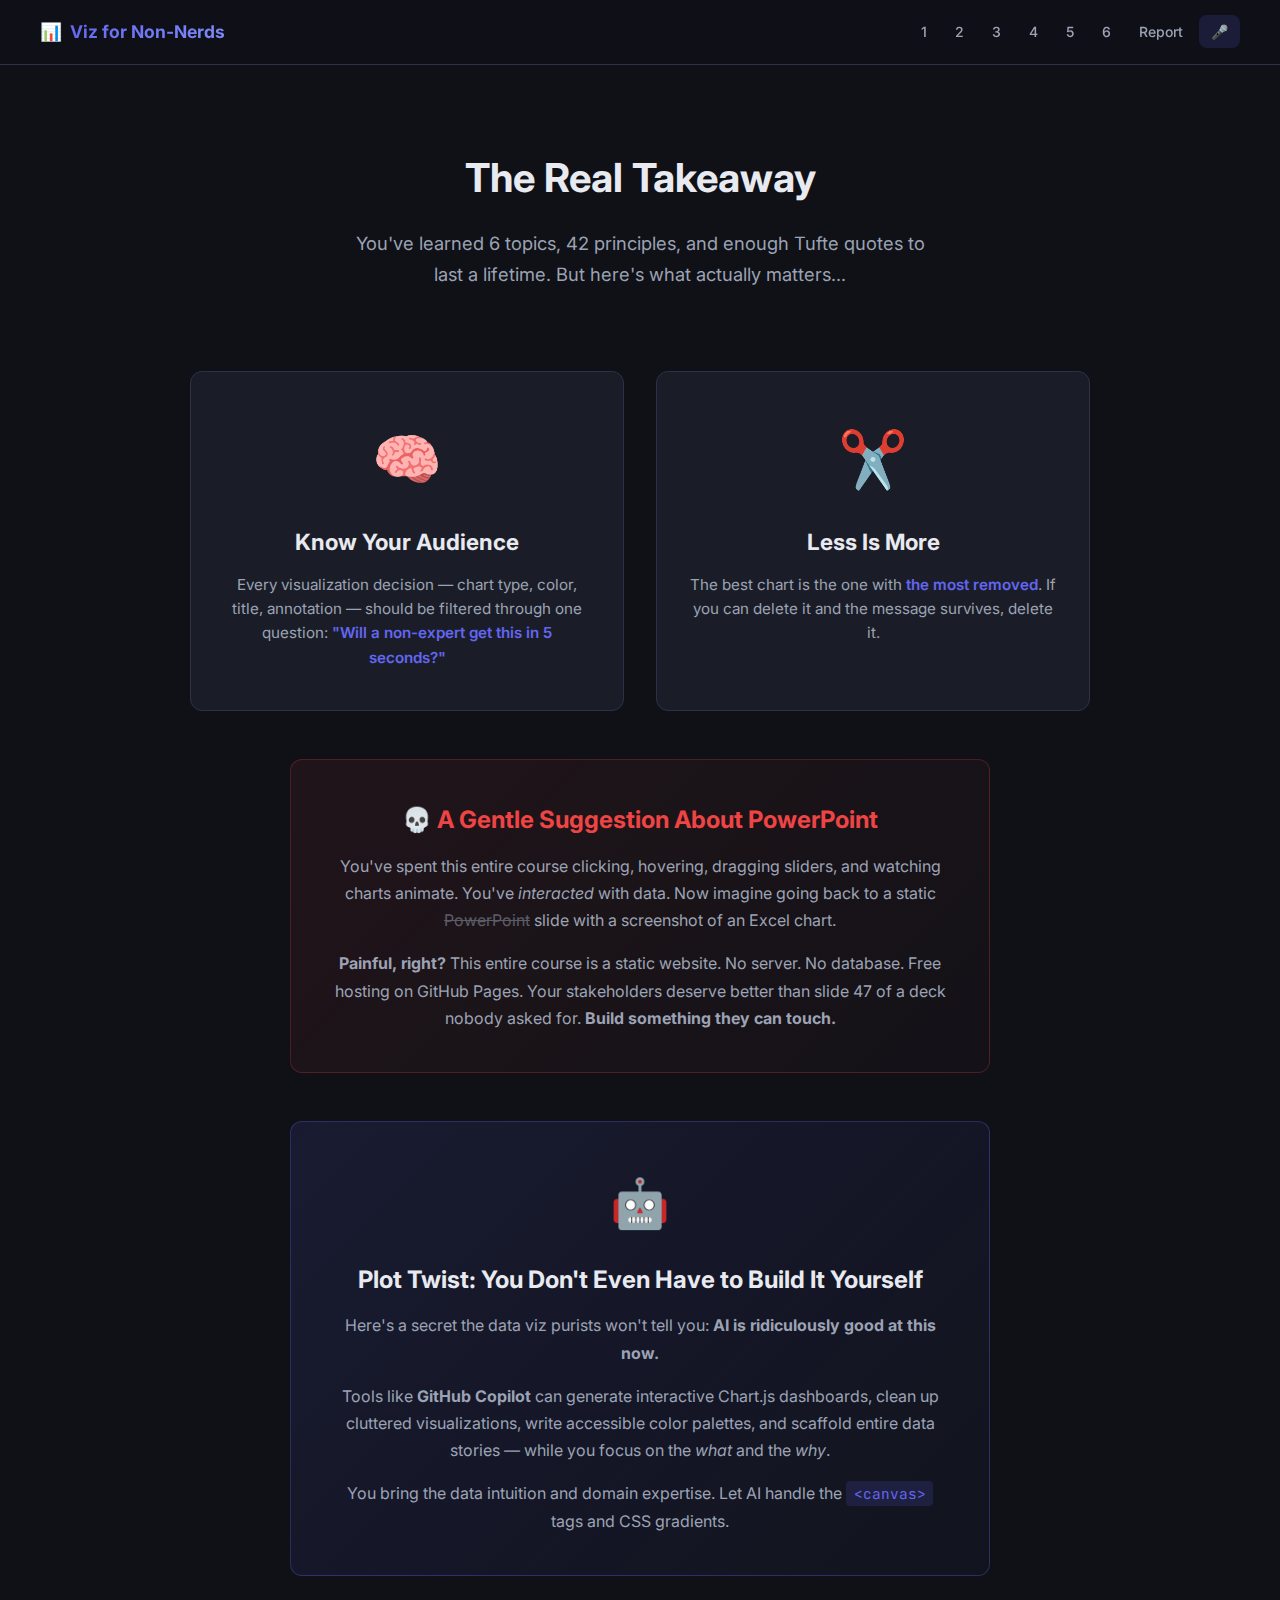
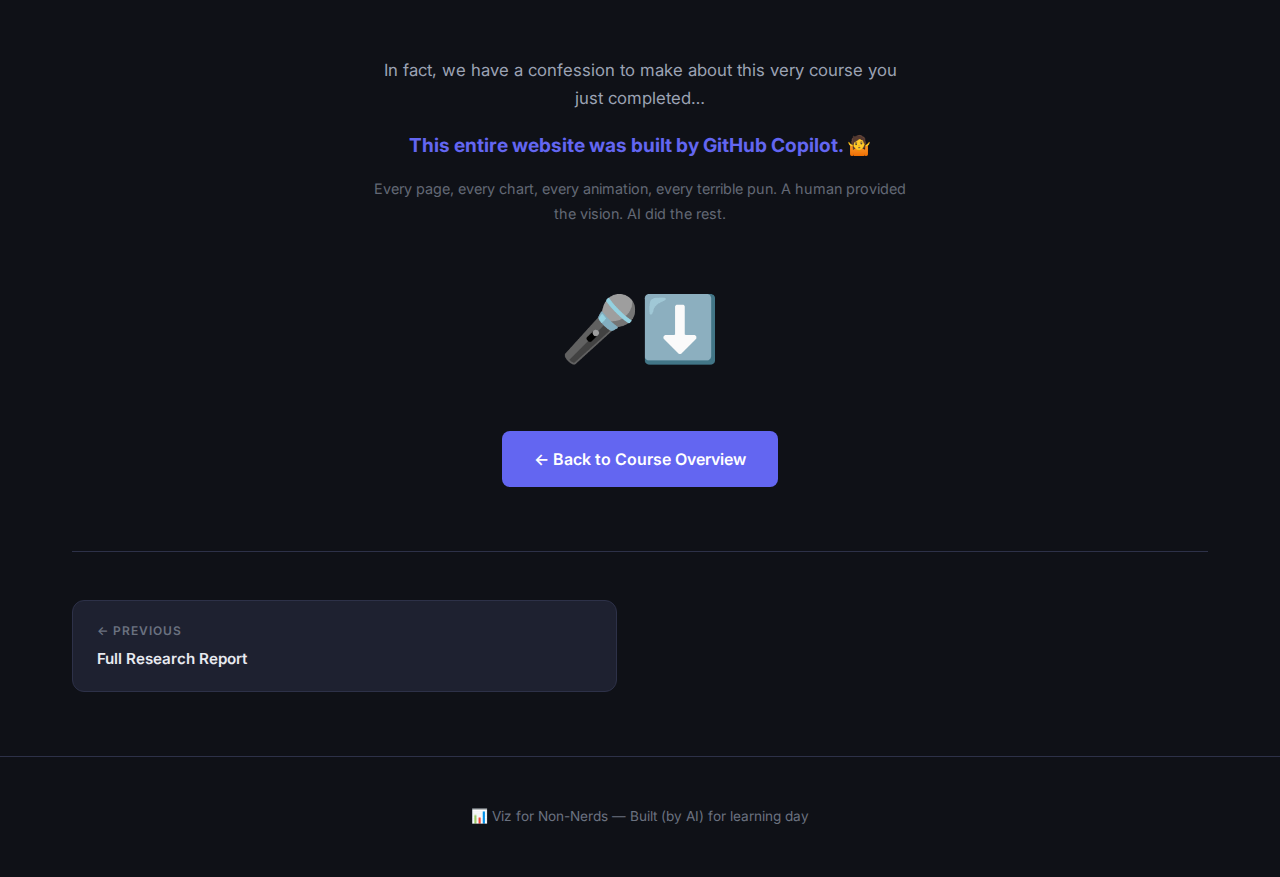
<file: takeaway.html>
<!DOCTYPE html>
<html lang="en">
<head>
  <meta charset="UTF-8">
  <meta name="viewport" content="width=device-width, initial-scale=1.0">
  <title>Final Takeaway — Viz for Non-Nerds</title>
  <link rel="preconnect" href="https://fonts.googleapis.com">
  <link rel="preconnect" href="https://fonts.gstatic.com" crossorigin>
  <link href="https://fonts.googleapis.com/css2?family=Inter:wght@400;500;600;700;800&family=JetBrains+Mono:wght@400&display=swap" rel="stylesheet">
  <link rel="stylesheet" href="css/style.css">
  <style>
    .takeaway-hero {
      text-align: center;
      padding: 4rem 2rem 2rem;
    }
    .takeaway-hero h1 {
      font-size: 2.5rem;
      margin-bottom: 1rem;
    }
    .takeaway-hero p {
      color: var(--text-secondary);
      font-size: 1.15rem;
      max-width: 600px;
      margin: 0 auto;
    }
    .takeaway-cards {
      display: grid;
      grid-template-columns: 1fr 1fr;
      gap: 2rem;
      max-width: 900px;
      margin: 3rem auto;
    }
    @media (max-width: 768px) {
      .takeaway-cards { grid-template-columns: 1fr; }
    }
    .takeaway-card {
      background: var(--bg-secondary);
      border: 1px solid var(--border);
      border-radius: 12px;
      padding: 2.5rem 2rem;
      text-align: center;
      transition: transform 0.3s, border-color 0.3s;
    }
    .takeaway-card:hover {
      transform: translateY(-4px);
      border-color: var(--accent);
    }
    .takeaway-card .emoji {
      font-size: 3.5rem;
      margin-bottom: 1rem;
      display: block;
    }
    .takeaway-card h2 {
      font-size: 1.4rem;
      margin-bottom: 0.75rem;
    }
    .takeaway-card p {
      color: var(--text-secondary);
      line-height: 1.6;
      font-size: 0.95rem;
    }
    .takeaway-card .highlight {
      color: var(--accent);
      font-weight: 600;
    }
    .ppt-rip {
      max-width: 700px;
      margin: 3rem auto;
      background: linear-gradient(135deg, rgba(239,68,68,0.08), rgba(239,68,68,0.02));
      border: 1px solid rgba(239,68,68,0.25);
      border-radius: 12px;
      padding: 2.5rem;
      text-align: center;
    }
    .ppt-rip h2 {
      color: #ef4444;
      font-size: 1.5rem;
      margin-bottom: 0.75rem;
    }
    .ppt-rip p {
      color: var(--text-secondary);
      line-height: 1.7;
      font-size: 1rem;
    }
    .ppt-rip .strike {
      text-decoration: line-through;
      opacity: 0.5;
    }
    .copilot-section {
      max-width: 700px;
      margin: 3rem auto;
      background: linear-gradient(135deg, rgba(99,102,241,0.12), rgba(99,102,241,0.03));
      border: 1px solid rgba(99,102,241,0.3);
      border-radius: 12px;
      padding: 2.5rem;
      text-align: center;
    }
    .copilot-section h2 {
      font-size: 1.5rem;
      margin-bottom: 0.75rem;
    }
    .copilot-section p {
      color: var(--text-secondary);
      line-height: 1.7;
      font-size: 1rem;
    }
    .copilot-section .copilot-logo {
      font-size: 3rem;
      margin-bottom: 1rem;
      display: block;
    }
    .copilot-section code {
      background: rgba(99,102,241,0.15);
      padding: 0.2em 0.5em;
      border-radius: 4px;
      font-family: 'JetBrains Mono', monospace;
      font-size: 0.9em;
      color: var(--accent);
    }
    .confession {
      max-width: 600px;
      margin: 3rem auto 1rem;
      text-align: center;
      padding: 2rem;
    }
    .confession p {
      color: var(--text-secondary);
      font-size: 1.05rem;
      line-height: 1.7;
    }
    .confession .reveal {
      color: var(--accent);
      font-weight: 700;
      font-size: 1.2rem;
      display: block;
      margin-top: 1rem;
    }
    .final-cta {
      text-align: center;
      margin: 2rem auto 4rem;
    }
    .final-cta a {
      display: inline-block;
      background: var(--accent);
      color: #fff;
      padding: 0.9rem 2rem;
      border-radius: 8px;
      font-weight: 600;
      text-decoration: none;
      transition: background 0.2s, transform 0.2s;
    }
    .final-cta a:hover {
      background: var(--accent-hover);
      transform: translateY(-2px);
    }
    .mic-drop {
      text-align: center;
      font-size: 4rem;
      margin: 1rem 0 3rem;
      animation: drop 0.6s ease-in;
    }
    @keyframes drop {
      0% { transform: translateY(-40px); opacity: 0; }
      70% { transform: translateY(5px); opacity: 1; }
      100% { transform: translateY(0); }
    }
  </style>
</head>
<body>

  <!-- Navigation -->
  <nav class="nav">
    <div class="nav-inner">
      <a href="index.html" class="nav-logo">📊 <span>Viz for Non-Nerds</span></a>
      <button class="nav-toggle" aria-label="Menu">☰</button>
      <ul class="nav-links">
        <li><a href="topic1.html">1</a></li>
        <li><a href="topic2.html">2</a></li>
        <li><a href="topic3.html">3</a></li>
        <li><a href="topic4.html">4</a></li>
        <li><a href="topic5.html">5</a></li>
        <li><a href="topic6.html">6</a></li>
        <li><a href="report.html">Report</a></li>
        <li><a href="takeaway.html" class="active">🎤</a></li>
      </ul>
    </div>
  </nav>

  <div class="page">
    <div class="container">

      <!-- Hero -->
      <div class="takeaway-hero">
        <h1>The <span class="gradient-text">Real</span> Takeaway</h1>
        <p>You've learned 6 topics, 42 principles, and enough Tufte quotes to last a lifetime. But here's what actually matters…</p>
      </div>

      <!-- Two key takeaway cards -->
      <div class="takeaway-cards">
        <div class="takeaway-card">
          <span class="emoji">🧠</span>
          <h2>Know Your Audience</h2>
          <p>Every visualization decision — chart type, color, title, annotation — should be filtered through one question: <span class="highlight">"Will a non-expert get this in 5 seconds?"</span></p>
        </div>
        <div class="takeaway-card">
          <span class="emoji">✂️</span>
          <h2>Less Is More</h2>
          <p>The best chart is the one with <span class="highlight">the most removed</span>. If you can delete it and the message survives, delete it.</p>
        </div>
      </div>

      <!-- RIP PowerPoint -->
      <div class="ppt-rip">
        <h2>💀 A Gentle Suggestion About PowerPoint</h2>
        <p>
          You've spent this entire course clicking, hovering, dragging sliders, and watching charts animate. 
          You've <em>interacted</em> with data. Now imagine going back to a static 
          <span class="strike">PowerPoint</span> slide with a screenshot of an Excel chart.
        </p>
        <p style="margin-top: 1rem;">
          <strong>Painful, right?</strong> This entire course is a static website. No server. No database. 
          Free hosting on GitHub Pages. Your stakeholders deserve better than slide 47 of a deck 
          nobody asked for. <strong>Build something they can touch.</strong>
        </p>
      </div>

      <!-- Copilot Section -->
      <div class="copilot-section">
        <span class="copilot-logo">🤖</span>
        <h2>Plot Twist: You Don't Even Have to Build It Yourself</h2>
        <p>
          Here's a secret the data viz purists won't tell you: 
          <strong>AI is ridiculously good at this now.</strong>
        </p>
        <p style="margin-top: 1rem;">
          Tools like <strong>GitHub Copilot</strong> can generate interactive Chart.js dashboards, 
          clean up cluttered visualizations, write accessible color palettes, and scaffold 
          entire data stories — while you focus on the <em>what</em> and the <em>why</em>.
        </p>
        <p style="margin-top: 1rem;">
          You bring the data intuition and domain expertise. Let AI handle the 
          <code>&lt;canvas&gt;</code> tags and CSS gradients.
        </p>
      </div>

      <!-- The Confession -->
      <div class="confession">
        <p>
          In fact, we have a confession to make about this very course you just completed…
        </p>
        <span class="reveal">This entire website was built by GitHub Copilot. 🤷</span>
        <p style="margin-top:1rem; font-size:0.9rem; opacity:0.6;">
          Every page, every chart, every animation, every terrible pun. A human provided the vision. AI did the rest.
        </p>
      </div>

      <div class="mic-drop">🎤⬇️</div>

      <!-- Back to start -->
      <div class="final-cta">
        <a href="index.html">← Back to Course Overview</a>
      </div>

      <!-- Page Navigation -->
      <nav class="page-nav">
        <a href="report.html" class="prev">
          <span class="nav-direction">← Previous</span>
          <span class="nav-title">Full Research Report</span>
        </a>
      </nav>

    </div>
  </div>

  <!-- Footer -->
  <footer class="footer">
    <p>📊 Viz for Non-Nerds — Built (by AI) for learning day</p>
  </footer>

  <script src="js/main.js"></script>
</body>
</html>
</file>
<file: css/style.css>
/* ============================================
   Viz for Non-Nerds — Course Theme
   Dark mode, responsive, data-science aesthetic
   ============================================ */

/* --- Google Fonts loaded in HTML head --- */

:root {
  --bg-primary: #0f1117;
  --bg-secondary: #1a1d27;
  --bg-card: #1e2130;
  --bg-card-hover: #252940;
  --bg-code: #161822;
  --text-primary: #e8eaf0;
  --text-secondary: #9ca3b4;
  --text-muted: #6b7280;
  --accent: #6366f1;
  --accent-light: #818cf8;
  --accent-glow: rgba(99, 102, 241, 0.15);
  --success: #10b981;
  --warning: #f59e0b;
  --danger: #ef4444;
  --danger-glow: rgba(239, 68, 68, 0.15);
  --border: #2d3148;
  --border-light: #3d4260;
  --radius: 12px;
  --radius-sm: 8px;
  --shadow: 0 4px 24px rgba(0,0,0,0.3);
  --shadow-lg: 0 8px 40px rgba(0,0,0,0.4);
  --transition: 0.3s cubic-bezier(0.4, 0, 0.2, 1);
  --font-sans: 'Inter', -apple-system, BlinkMacSystemFont, sans-serif;
  --font-mono: 'JetBrains Mono', 'Fira Code', monospace;
  --max-width: 1200px;
  --content-width: 800px;
}

*, *::before, *::after {
  box-sizing: border-box;
  margin: 0;
  padding: 0;
}

html {
  scroll-behavior: smooth;
  font-size: 16px;
}

body {
  font-family: var(--font-sans);
  background: var(--bg-primary);
  color: var(--text-primary);
  line-height: 1.7;
  -webkit-font-smoothing: antialiased;
  -moz-osx-font-smoothing: grayscale;
}

/* --- Navigation --- */
.nav {
  position: fixed;
  top: 0;
  left: 0;
  right: 0;
  z-index: 100;
  background: rgba(15, 17, 23, 0.85);
  backdrop-filter: blur(20px);
  border-bottom: 1px solid var(--border);
  padding: 0 2rem;
}

.nav-inner {
  max-width: var(--max-width);
  margin: 0 auto;
  display: flex;
  align-items: center;
  justify-content: space-between;
  height: 64px;
}

.nav-logo {
  font-weight: 700;
  font-size: 1.1rem;
  color: var(--text-primary);
  text-decoration: none;
  display: flex;
  align-items: center;
  gap: 0.5rem;
}

.nav-logo span {
  background: linear-gradient(135deg, var(--accent), var(--accent-light));
  -webkit-background-clip: text;
  -webkit-text-fill-color: transparent;
  background-clip: text;
}

.nav-links {
  display: flex;
  list-style: none;
  gap: 0.25rem;
}

.nav-links a {
  color: var(--text-secondary);
  text-decoration: none;
  padding: 0.5rem 0.75rem;
  border-radius: var(--radius-sm);
  font-size: 0.875rem;
  font-weight: 500;
  transition: var(--transition);
}

.nav-links a:hover,
.nav-links a.active {
  color: var(--text-primary);
  background: var(--accent-glow);
}

.nav-toggle {
  display: none;
  background: none;
  border: none;
  color: var(--text-primary);
  font-size: 1.5rem;
  cursor: pointer;
}

/* --- Hero Section --- */
.hero {
  min-height: 100vh;
  display: flex;
  flex-direction: column;
  align-items: center;
  justify-content: center;
  text-align: center;
  padding: 6rem 2rem 4rem;
  position: relative;
  overflow: hidden;
}

.hero::before {
  content: '';
  position: absolute;
  top: -50%;
  left: -50%;
  width: 200%;
  height: 200%;
  background: radial-gradient(ellipse at 30% 50%, rgba(99, 102, 241, 0.08) 0%, transparent 50%),
              radial-gradient(ellipse at 70% 50%, rgba(16, 185, 129, 0.06) 0%, transparent 50%);
  animation: heroGlow 15s ease-in-out infinite alternate;
}

@keyframes heroGlow {
  0% { transform: translate(0, 0) rotate(0deg); }
  100% { transform: translate(-5%, 5%) rotate(3deg); }
}

.hero-content {
  position: relative;
  z-index: 1;
  max-width: 700px;
}

.hero-badge {
  display: inline-block;
  padding: 0.35rem 1rem;
  border-radius: 20px;
  background: var(--accent-glow);
  border: 1px solid rgba(99, 102, 241, 0.3);
  color: var(--accent-light);
  font-size: 0.8rem;
  font-weight: 600;
  letter-spacing: 0.05em;
  text-transform: uppercase;
  margin-bottom: 1.5rem;
}

.hero h1 {
  font-size: clamp(2.5rem, 6vw, 4rem);
  font-weight: 800;
  line-height: 1.1;
  margin-bottom: 1rem;
  letter-spacing: -0.02em;
}

.hero h1 .gradient-text {
  background: linear-gradient(135deg, var(--accent-light), var(--success));
  -webkit-background-clip: text;
  -webkit-text-fill-color: transparent;
  background-clip: text;
}

.hero p {
  font-size: 1.2rem;
  color: var(--text-secondary);
  max-width: 550px;
  margin: 0 auto 2rem;
}

.hero-cta {
  display: inline-flex;
  align-items: center;
  gap: 0.5rem;
  padding: 0.85rem 2rem;
  background: var(--accent);
  color: white;
  text-decoration: none;
  border-radius: var(--radius-sm);
  font-weight: 600;
  font-size: 1rem;
  transition: var(--transition);
  border: none;
  cursor: pointer;
}

.hero-cta:hover {
  background: var(--accent-light);
  transform: translateY(-2px);
  box-shadow: 0 4px 20px rgba(99, 102, 241, 0.4);
}

/* --- Topic Cards Grid --- */
.topics-grid {
  display: grid;
  grid-template-columns: repeat(auto-fit, minmax(340px, 1fr));
  gap: 1.5rem;
  max-width: var(--max-width);
  margin: 0 auto;
  padding: 0 2rem;
}

.topic-card {
  background: var(--bg-card);
  border: 1px solid var(--border);
  border-radius: var(--radius);
  padding: 2rem;
  text-decoration: none;
  color: var(--text-primary);
  transition: var(--transition);
  position: relative;
  overflow: hidden;
}

.topic-card:hover {
  background: var(--bg-card-hover);
  border-color: var(--accent);
  transform: translateY(-4px);
  box-shadow: var(--shadow-lg);
}

.topic-card::before {
  content: '';
  position: absolute;
  top: 0;
  left: 0;
  right: 0;
  height: 3px;
  background: linear-gradient(90deg, var(--accent), var(--accent-light));
  opacity: 0;
  transition: var(--transition);
}

.topic-card:hover::before {
  opacity: 1;
}

.topic-number {
  display: inline-flex;
  align-items: center;
  justify-content: center;
  width: 36px;
  height: 36px;
  border-radius: 10px;
  background: var(--accent-glow);
  color: var(--accent-light);
  font-weight: 700;
  font-size: 0.9rem;
  margin-bottom: 1rem;
}

.topic-card h3 {
  font-size: 1.15rem;
  font-weight: 700;
  margin-bottom: 0.5rem;
}

.topic-card p {
  color: var(--text-secondary);
  font-size: 0.9rem;
  line-height: 1.6;
}

.topic-summary {
  list-style: none;
  padding: 0;
  margin: 0.75rem 0 0;
  border-top: 1px solid var(--border);
  padding-top: 0.6rem;
}
.topic-summary li {
  color: var(--text-secondary);
  font-size: 0.8rem;
  padding: 0.15rem 0;
  opacity: 0.75;
}
.topic-summary li::before {
  content: "→ ";
  color: var(--accent);
  opacity: 0.6;
}

/* --- Page Layout --- */
.page {
  padding-top: 80px;
  min-height: 100vh;
}

.container {
  max-width: var(--max-width);
  margin: 0 auto;
  padding: 0 2rem;
}

.content {
  max-width: var(--content-width);
  margin: 0 auto;
}

/* --- Section Headers --- */
.section-header {
  padding: 4rem 0 3rem;
  text-align: center;
}

.section-header .topic-label {
  display: inline-block;
  padding: 0.3rem 0.85rem;
  border-radius: 20px;
  background: var(--accent-glow);
  border: 1px solid rgba(99, 102, 241, 0.3);
  color: var(--accent-light);
  font-size: 0.75rem;
  font-weight: 600;
  letter-spacing: 0.08em;
  text-transform: uppercase;
  margin-bottom: 1rem;
}

.section-header h1 {
  font-size: clamp(2rem, 4vw, 2.75rem);
  font-weight: 800;
  line-height: 1.2;
  margin-bottom: 1rem;
  letter-spacing: -0.02em;
}

.section-header .lead {
  font-size: 1.1rem;
  color: var(--text-secondary);
  max-width: 600px;
  margin: 0 auto;
}

.section-header blockquote {
  margin: 1.5rem auto 0;
  max-width: 550px;
  padding: 1rem 1.5rem;
  border-left: 3px solid var(--accent);
  background: var(--accent-glow);
  border-radius: 0 var(--radius-sm) var(--radius-sm) 0;
  color: var(--text-secondary);
  font-style: italic;
  font-size: 0.95rem;
}

/* --- Content Sections --- */
.lesson-section {
  padding: 3rem 0;
  border-top: 1px solid var(--border);
}

.lesson-section h2 {
  font-size: 1.5rem;
  font-weight: 700;
  margin-bottom: 1rem;
  display: flex;
  align-items: center;
  gap: 0.5rem;
}

.lesson-section h3 {
  font-size: 1.15rem;
  font-weight: 600;
  margin: 1.5rem 0 0.75rem;
}

.lesson-section p {
  color: var(--text-secondary);
  margin-bottom: 1rem;
}

.lesson-section ul, .lesson-section ol {
  color: var(--text-secondary);
  margin: 0 0 1rem 1.5rem;
}

.lesson-section li {
  margin-bottom: 0.5rem;
}

/* --- Chart Containers --- */
.chart-container {
  background: var(--bg-card);
  border: 1px solid var(--border);
  border-radius: var(--radius);
  padding: 2rem;
  margin: 2rem 0;
  position: relative;
}

.chart-container.full-width {
  max-width: var(--max-width);
  margin-left: auto;
  margin-right: auto;
}

.chart-title {
  font-size: 1rem;
  font-weight: 600;
  margin-bottom: 0.25rem;
}

.chart-subtitle {
  font-size: 0.85rem;
  color: var(--text-muted);
  margin-bottom: 1.5rem;
}

.chart-wrapper {
  position: relative;
  width: 100%;
  max-height: 400px;
}

.chart-wrapper canvas {
  width: 100% !important;
}

/* --- Before / After Toggle --- */
.before-after {
  margin: 2rem 0;
}

.ba-toggle {
  display: flex;
  background: var(--bg-secondary);
  border-radius: var(--radius-sm);
  padding: 4px;
  margin-bottom: 1.5rem;
  width: fit-content;
}

.ba-toggle button {
  padding: 0.5rem 1.25rem;
  border: none;
  background: transparent;
  color: var(--text-secondary);
  font-family: var(--font-sans);
  font-size: 0.875rem;
  font-weight: 600;
  border-radius: 6px;
  cursor: pointer;
  transition: var(--transition);
}

.ba-toggle button.active {
  background: var(--accent);
  color: white;
}

.ba-toggle .ba-before.active {
  background: var(--danger);
}

.ba-toggle .ba-after.active {
  background: var(--success);
}

.ba-chart {
  display: none;
}

.ba-chart.active {
  display: block;
  animation: fadeIn 0.4s ease;
}

@keyframes fadeIn {
  from { opacity: 0; transform: translateY(8px); }
  to { opacity: 1; transform: translateY(0); }
}

/* --- Dashboard Demo --- */
.dashboard {
  display: grid;
  grid-template-columns: repeat(auto-fit, minmax(200px, 1fr));
  gap: 1rem;
  margin: 2rem 0;
}

.dashboard.dashboard-2col {
  grid-template-columns: 1fr 1fr;
}

.dashboard.dashboard-full {
  grid-template-columns: 1fr;
}

.kpi-card {
  background: var(--bg-card);
  border: 1px solid var(--border);
  border-radius: var(--radius-sm);
  padding: 1.25rem 1.5rem;
  text-align: center;
}

.kpi-label {
  font-size: 0.75rem;
  font-weight: 600;
  text-transform: uppercase;
  letter-spacing: 0.08em;
  color: var(--text-muted);
  margin-bottom: 0.35rem;
}

.kpi-value {
  font-size: 2rem;
  font-weight: 800;
  color: var(--text-primary);
  line-height: 1.2;
}

.kpi-change {
  font-size: 0.8rem;
  font-weight: 600;
  margin-top: 0.25rem;
}

.kpi-change.positive { color: var(--success); }
.kpi-change.negative { color: var(--danger); }

/* --- Collapsible PowerPoint Section --- */
.collapsible {
  margin: 2rem 0;
  border: 1px solid var(--border);
  border-radius: var(--radius);
  overflow: hidden;
}

.collapsible-toggle {
  width: 100%;
  display: flex;
  align-items: center;
  justify-content: space-between;
  padding: 1rem 1.5rem;
  background: var(--bg-card);
  border: none;
  color: var(--text-primary);
  font-family: var(--font-sans);
  font-size: 1rem;
  font-weight: 600;
  cursor: pointer;
  transition: var(--transition);
}

.collapsible-toggle:hover {
  background: var(--bg-card-hover);
}

.collapsible-toggle .chevron {
  transition: transform 0.3s ease;
  font-size: 0.8rem;
}

.collapsible.open .collapsible-toggle .chevron {
  transform: rotate(180deg);
}

.collapsible-content {
  max-height: 0;
  overflow: hidden;
  transition: max-height 0.4s ease;
}

.collapsible.open .collapsible-content {
  max-height: 2000px;
}

.collapsible-inner {
  padding: 1.5rem;
  border-top: 1px solid var(--border);
}

.collapsible-inner h4 {
  font-size: 0.95rem;
  font-weight: 600;
  margin: 1rem 0 0.5rem;
}

.collapsible-inner h4:first-child {
  margin-top: 0;
}

.collapsible-inner p,
.collapsible-inner li {
  color: var(--text-secondary);
  font-size: 0.9rem;
}

.collapsible-inner ol, .collapsible-inner ul {
  margin: 0 0 1rem 1.5rem;
}

.collapsible-inner code {
  font-family: var(--font-mono);
  background: var(--bg-code);
  padding: 0.15rem 0.4rem;
  border-radius: 4px;
  font-size: 0.85rem;
  color: var(--accent-light);
}

/* --- Controls (sliders, selectors) --- */
.controls {
  display: flex;
  flex-wrap: wrap;
  gap: 1rem;
  align-items: center;
  margin: 1rem 0;
  padding: 1rem 1.5rem;
  background: var(--bg-secondary);
  border-radius: var(--radius-sm);
}

.control-group {
  display: flex;
  flex-direction: column;
  gap: 0.35rem;
}

.control-group label {
  font-size: 0.75rem;
  font-weight: 600;
  text-transform: uppercase;
  letter-spacing: 0.06em;
  color: var(--text-muted);
}

.control-group input[type="range"] {
  width: 200px;
  accent-color: var(--accent);
}

.control-group select {
  padding: 0.4rem 0.75rem;
  background: var(--bg-card);
  border: 1px solid var(--border);
  border-radius: 6px;
  color: var(--text-primary);
  font-family: var(--font-sans);
  font-size: 0.85rem;
}

.control-group input[type="text"] {
  padding: 0.4rem 0.75rem;
  background: var(--bg-card);
  border: 1px solid var(--border);
  border-radius: 6px;
  color: var(--text-primary);
  font-family: var(--font-sans);
  font-size: 0.85rem;
  width: 300px;
}

.control-group input[type="text"]:focus,
.control-group select:focus {
  outline: none;
  border-color: var(--accent);
  box-shadow: 0 0 0 3px var(--accent-glow);
}

/* --- Warning Badge --- */
.warning-badge {
  display: inline-flex;
  align-items: center;
  gap: 0.4rem;
  padding: 0.4rem 1rem;
  border-radius: 20px;
  font-size: 0.8rem;
  font-weight: 700;
  text-transform: uppercase;
  letter-spacing: 0.05em;
  transition: var(--transition);
}

.warning-badge.danger {
  background: var(--danger-glow);
  border: 1px solid var(--danger);
  color: var(--danger);
}

.warning-badge.safe {
  background: rgba(16, 185, 129, 0.15);
  border: 1px solid var(--success);
  color: var(--success);
}

.warning-badge.hidden {
  opacity: 0;
  pointer-events: none;
}

/* --- Checkboxes for chart junk toggles --- */
.toggle-list {
  display: flex;
  flex-wrap: wrap;
  gap: 0.75rem;
  margin: 1rem 0;
}

.toggle-item {
  display: flex;
  align-items: center;
  gap: 0.5rem;
  padding: 0.4rem 0.85rem;
  background: var(--bg-card);
  border: 1px solid var(--border);
  border-radius: 20px;
  font-size: 0.85rem;
  cursor: pointer;
  transition: var(--transition);
  user-select: none;
}

.toggle-item:hover {
  border-color: var(--accent);
}

.toggle-item input[type="checkbox"] {
  accent-color: var(--accent);
}

/* --- Key Takeaways --- */
.takeaways {
  background: var(--bg-card);
  border: 1px solid var(--border);
  border-left: 4px solid var(--accent);
  border-radius: var(--radius-sm);
  padding: 1.5rem 2rem;
  margin: 2rem 0;
}

.takeaways h3 {
  font-size: 1rem;
  font-weight: 700;
  margin-bottom: 0.75rem;
  display: flex;
  align-items: center;
  gap: 0.5rem;
}

.takeaways ul {
  list-style: none;
  margin: 0;
  padding: 0;
}

.takeaways li {
  padding: 0.4rem 0;
  color: var(--text-secondary);
  font-size: 0.9rem;
  display: flex;
  align-items: flex-start;
  gap: 0.5rem;
}

.takeaways li::before {
  content: '✓';
  color: var(--success);
  font-weight: 700;
  flex-shrink: 0;
}

/* --- Page Navigation (Prev / Next) --- */
.page-nav {
  display: flex;
  justify-content: space-between;
  align-items: stretch;
  gap: 1rem;
  padding: 3rem 0 4rem;
  border-top: 1px solid var(--border);
  margin-top: 3rem;
}

.page-nav a {
  display: flex;
  flex-direction: column;
  gap: 0.25rem;
  padding: 1.25rem 1.5rem;
  background: var(--bg-card);
  border: 1px solid var(--border);
  border-radius: var(--radius);
  text-decoration: none;
  color: var(--text-primary);
  transition: var(--transition);
  flex: 1;
  max-width: 48%;
}

.page-nav a:hover {
  border-color: var(--accent);
  background: var(--bg-card-hover);
}

.page-nav a .nav-direction {
  font-size: 0.75rem;
  font-weight: 600;
  text-transform: uppercase;
  letter-spacing: 0.08em;
  color: var(--text-muted);
}

.page-nav a .nav-title {
  font-weight: 600;
  font-size: 0.95rem;
}

.page-nav a.next {
  text-align: right;
  margin-left: auto;
}

/* --- Report Page --- */
.report-toc {
  position: sticky;
  top: 80px;
  max-height: calc(100vh - 100px);
  overflow-y: auto;
  padding: 1.5rem;
  background: var(--bg-card);
  border: 1px solid var(--border);
  border-radius: var(--radius);
}

.report-toc h4 {
  font-size: 0.8rem;
  font-weight: 700;
  text-transform: uppercase;
  letter-spacing: 0.08em;
  color: var(--text-muted);
  margin-bottom: 0.75rem;
}

.report-toc a {
  display: block;
  padding: 0.3rem 0;
  color: var(--text-secondary);
  text-decoration: none;
  font-size: 0.85rem;
  transition: var(--transition);
}

.report-toc a:hover {
  color: var(--accent-light);
}

.report-layout {
  display: grid;
  grid-template-columns: 240px 1fr;
  gap: 3rem;
  align-items: start;
}

.report-content h2 {
  font-size: 1.5rem;
  font-weight: 700;
  margin: 2.5rem 0 1rem;
  padding-top: 1rem;
}

.report-content h3 {
  font-size: 1.15rem;
  font-weight: 600;
  margin: 1.5rem 0 0.75rem;
}

.report-content p {
  color: var(--text-secondary);
  margin-bottom: 1rem;
}

.report-content table {
  width: 100%;
  border-collapse: collapse;
  margin: 1rem 0;
  font-size: 0.9rem;
}

.report-content th {
  background: var(--bg-secondary);
  padding: 0.75rem 1rem;
  text-align: left;
  font-weight: 600;
  border-bottom: 2px solid var(--border);
}

.report-content td {
  padding: 0.6rem 1rem;
  border-bottom: 1px solid var(--border);
  color: var(--text-secondary);
}

.report-content strong {
  color: var(--text-primary);
}

.report-content a {
  color: var(--accent-light);
  text-decoration: none;
}

.report-content a:hover {
  text-decoration: underline;
}

.report-content blockquote {
  border-left: 3px solid var(--accent);
  padding: 0.75rem 1.25rem;
  margin: 1rem 0;
  background: var(--accent-glow);
  border-radius: 0 var(--radius-sm) var(--radius-sm) 0;
  color: var(--text-secondary);
  font-style: italic;
}

.report-content ul, .report-content ol {
  margin: 0 0 1rem 1.5rem;
  color: var(--text-secondary);
}

.report-content li {
  margin-bottom: 0.4rem;
}

.report-content code {
  font-family: var(--font-mono);
  background: var(--bg-code);
  padding: 0.15rem 0.4rem;
  border-radius: 4px;
  font-size: 0.85rem;
  color: var(--accent-light);
}

/* --- Footer --- */
.footer {
  text-align: center;
  padding: 3rem 2rem;
  border-top: 1px solid var(--border);
  color: var(--text-muted);
  font-size: 0.85rem;
}

.footer a {
  color: var(--accent-light);
  text-decoration: none;
}

/* --- Utility Classes --- */
.text-center { text-align: center; }
.text-muted { color: var(--text-muted); }
.mt-1 { margin-top: 0.5rem; }
.mt-2 { margin-top: 1rem; }
.mt-3 { margin-top: 1.5rem; }
.mt-4 { margin-top: 2rem; }
.mb-2 { margin-bottom: 1rem; }
.mb-3 { margin-bottom: 1.5rem; }
.mb-4 { margin-bottom: 2rem; }

/* --- Responsive --- */
@media (max-width: 768px) {
  .nav-links { display: none; }
  .nav-toggle { display: block; }
  
  .nav-links.open {
    display: flex;
    flex-direction: column;
    position: absolute;
    top: 64px;
    left: 0;
    right: 0;
    background: var(--bg-primary);
    border-bottom: 1px solid var(--border);
    padding: 1rem;
  }

  .topics-grid {
    grid-template-columns: 1fr;
  }

  .dashboard {
    grid-template-columns: 1fr;
  }

  .dashboard.dashboard-2col {
    grid-template-columns: 1fr;
  }

  .report-layout {
    grid-template-columns: 1fr;
  }

  .report-toc {
    position: static;
    max-height: none;
    margin-bottom: 2rem;
  }

  .page-nav {
    flex-direction: column;
  }

  .page-nav a {
    max-width: 100%;
  }

  .controls {
    flex-direction: column;
    align-items: stretch;
  }

  .control-group input[type="text"] {
    width: 100%;
  }

  .control-group input[type="range"] {
    width: 100%;
  }
}

/* --- Animations --- */
.fade-in {
  opacity: 0;
  transform: translateY(20px);
  transition: opacity 0.6s ease, transform 0.6s ease;
}

.fade-in.visible {
  opacity: 1;
  transform: translateY(0);
}

/* --- Step Indicators --- */
.steps {
  display: flex;
  gap: 0.5rem;
  margin: 1.5rem 0;
  flex-wrap: wrap;
}

.step-btn {
  display: flex;
  align-items: center;
  gap: 0.4rem;
  padding: 0.5rem 1rem;
  background: var(--bg-card);
  border: 1px solid var(--border);
  border-radius: 20px;
  color: var(--text-secondary);
  font-family: var(--font-sans);
  font-size: 0.8rem;
  font-weight: 600;
  cursor: pointer;
  transition: var(--transition);
}

.step-btn:hover {
  border-color: var(--accent);
  color: var(--text-primary);
}

.step-btn.active {
  background: var(--accent);
  border-color: var(--accent);
  color: white;
}

.step-btn .step-num {
  display: inline-flex;
  align-items: center;
  justify-content: center;
  width: 20px;
  height: 20px;
  border-radius: 50%;
  background: rgba(255,255,255,0.15);
  font-size: 0.7rem;
}

.step-content {
  display: none;
  animation: fadeIn 0.4s ease;
}

.step-content.active {
  display: block;
}

/* --- Inline Chart Comparison (side by side) --- */
.chart-compare {
  display: grid;
  grid-template-columns: 1fr 1fr;
  gap: 1.5rem;
  margin: 2rem 0;
}

.chart-compare .chart-container {
  margin: 0;
}

@media (max-width: 768px) {
  .chart-compare {
    grid-template-columns: 1fr;
  }
}

/* --- Slide / Story Sequence --- */
.story-sequence {
  position: relative;
  margin: 2rem 0;
}

.story-step {
  display: none;
  animation: fadeIn 0.5s ease;
}

.story-step.active {
  display: block;
}

.story-controls {
  display: flex;
  justify-content: center;
  gap: 1rem;
  margin-top: 1.5rem;
}

.story-controls button {
  padding: 0.5rem 1.5rem;
  background: var(--bg-card);
  border: 1px solid var(--border);
  border-radius: var(--radius-sm);
  color: var(--text-primary);
  font-family: var(--font-sans);
  font-size: 0.875rem;
  font-weight: 600;
  cursor: pointer;
  transition: var(--transition);
}

.story-controls button:hover {
  border-color: var(--accent);
  background: var(--bg-card-hover);
}

.story-controls button:disabled {
  opacity: 0.4;
  cursor: not-allowed;
}

.story-progress {
  display: flex;
  justify-content: center;
  gap: 0.5rem;
  margin-top: 1rem;
}

.story-dot {
  width: 10px;
  height: 10px;
  border-radius: 50%;
  background: var(--border);
  transition: var(--transition);
}

.story-dot.active {
  background: var(--accent);
  transform: scale(1.2);
}

/* --- Section intro card --- */
.intro-card {
  background: linear-gradient(135deg, var(--bg-card), var(--bg-secondary));
  border: 1px solid var(--border);
  border-radius: var(--radius);
  padding: 2rem;
  margin: 2rem 0;
  display: flex;
  gap: 1.5rem;
  align-items: flex-start;
}

.intro-card .intro-icon {
  font-size: 2rem;
  flex-shrink: 0;
}

.intro-card h3 {
  margin-bottom: 0.5rem;
}

.intro-card p {
  color: var(--text-secondary);
  font-size: 0.9rem;
  margin: 0;
}
</file>
